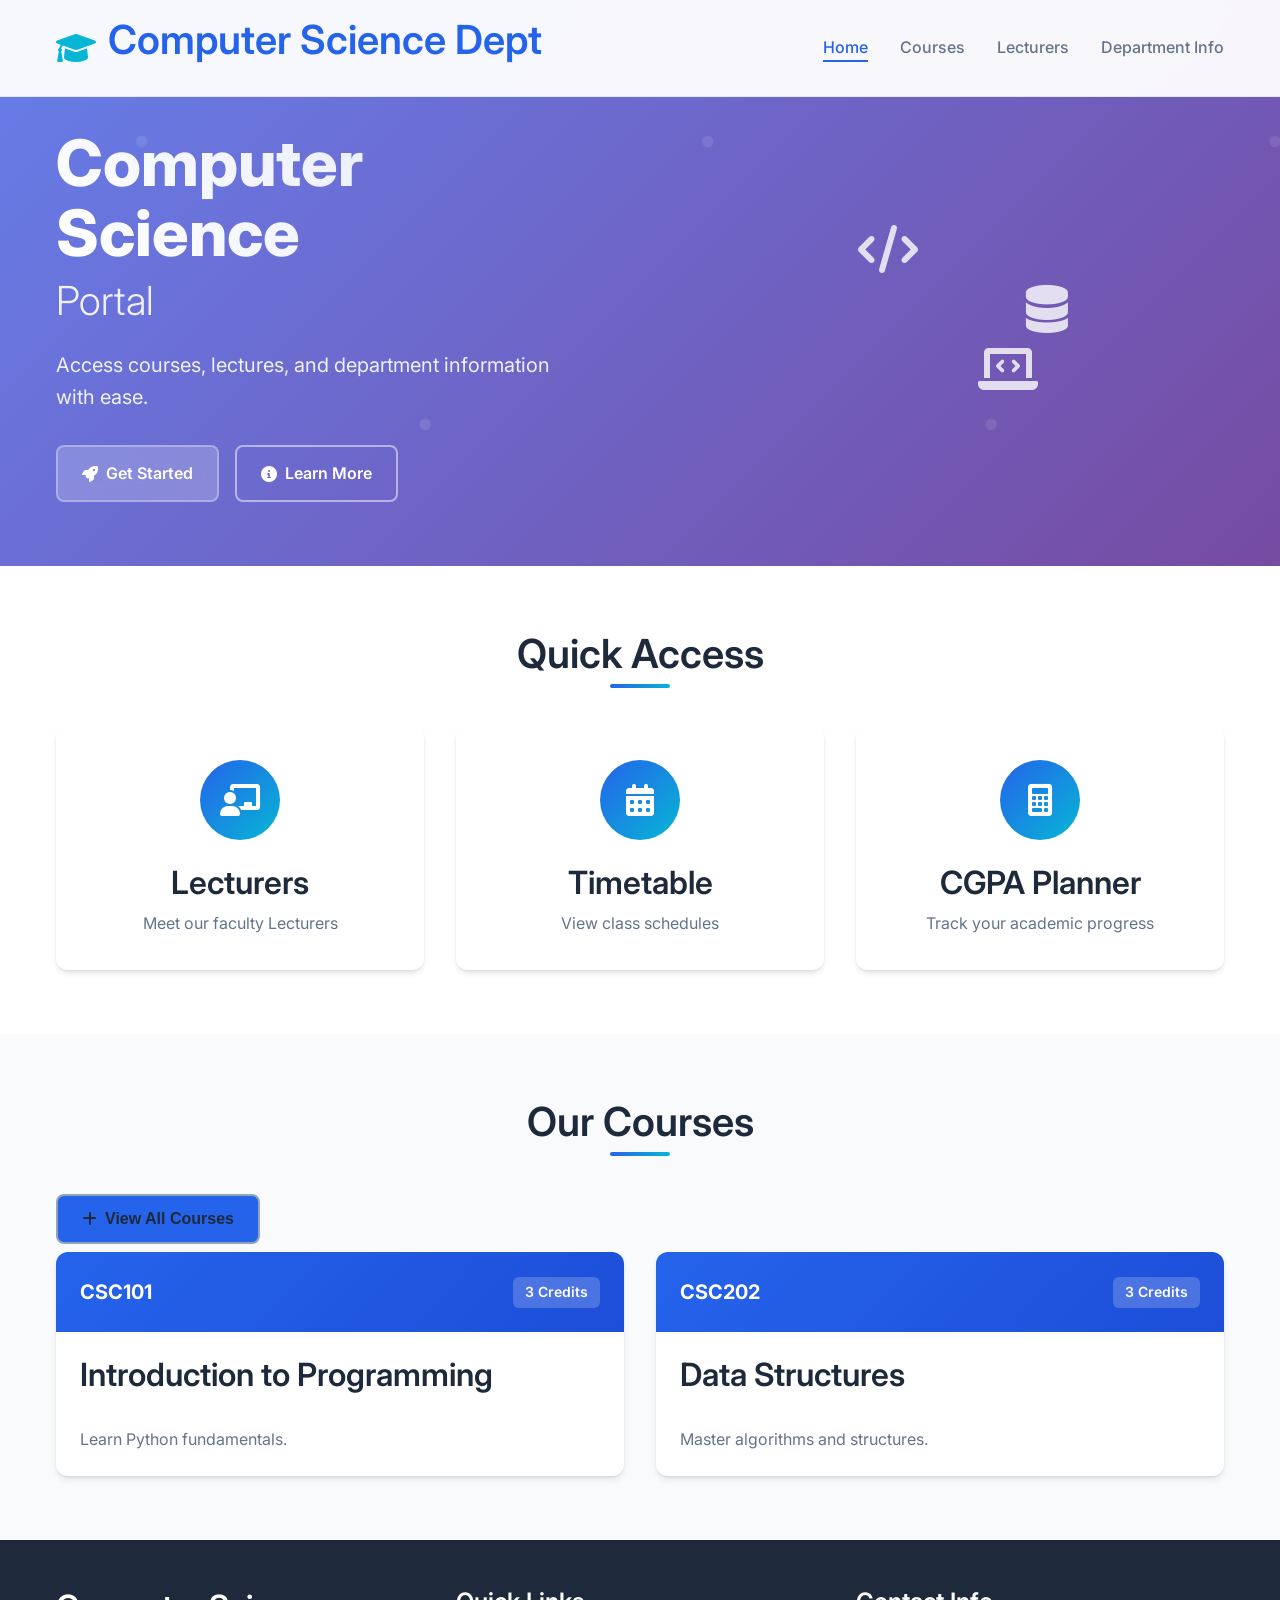
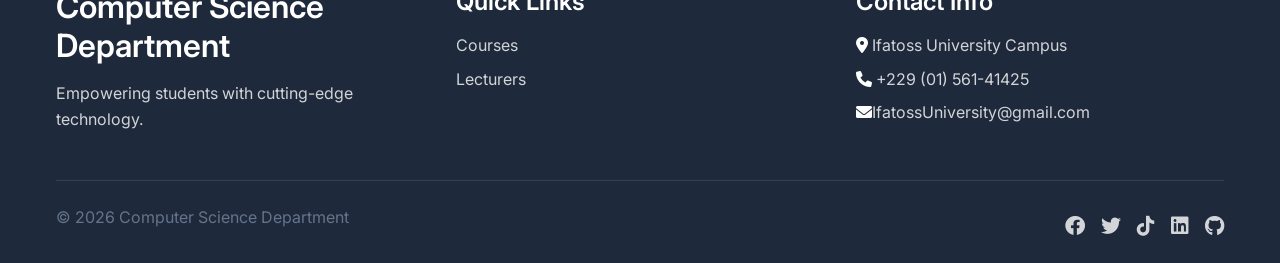
<file: index.html>
<!DOCTYPE html>
<html lang="en">
<head>
    <meta charset="UTF-8">
    <meta name="viewport" content="width=device-width, initial-scale=1.0">
    <title>Department Of Computer Science</title>
    

    <link rel="stylesheet" href="Dept.css">
    <link href="https://fonts.googleapis.com/css2?family=Inter:wght@300;400;500;600;700&display=swap" rel="stylesheet">
    <link rel="stylesheet" href="https://cdnjs.cloudflare.com/ajax/libs/font-awesome/6.0.0/css/all.min.css">

    <!-- ✅ FIXED favicon -->
    <link rel="icon" href="images/logo.png.png" type="image/x-icon">
</head>

<body>

<!-- 🔝 HEADER -->
<header class="header">
    <nav class="navbar">
        <div class="nav-container">

            <div class="nav-brand">
                <i class="fas fa-graduation-cap"></i>
                <h2>Computer Science Dept</h2>
            </div>

            <!-- ✅ NAV MENU -->
            <div class="nav-menu" id="nav-menu">
                <ul class="nav-list">
                    <li class="nav-item"><a href="index.html" class="nav-link active">Home</a></li>
                    <li class="nav-item"><a href="Courses.html" class="nav-link">Courses</a></li>
                    <li class="nav-item"><a href="lecturers.html" class="nav-link">Lecturers</a></li>
                    <li class="nav-item"><a href="DeptInfo.html" class="nav-link">Department Info</a></li>
                </ul>
            </div>

            <!-- MOBILE MENU -->
            <!-- <div class="nav-toggle" id="nav-toggle">
                <i class="fas fa-bars"></i>
            </div> -->

        </div>
    </nav>
</header>

<!-- 🚀 HERO -->
<main>
<section class="hero" id="home">
    <div class="hero-container">
        <div class="hero-content">

            <h1 class="hero-title">
                <span class="hero-title-main">Computer Science</span>
                <span class="hero-title-sub">Portal</span>
            </h1>

            <p class="hero-description">
                Access courses, lectures, and department information with ease.
            </p>

            <div class="hero-buttons">
                <a href="#courses" class="btn btn-primary">
                    <i class="fas fa-rocket"></i>
                    Get Started
                </a>

                <!-- ✅ FIXED -->
                <a href="DeptInfo.html" class="btn btn-secondary">
                    <i class="fas fa-info-circle"></i>
                    Learn More
                </a>
            </div>

        </div>

        <div class="hero-image">
            <div class="hero-illustration">
                <i class="fas fa-code"></i>
                <i class="fas fa-laptop-code"></i>
                <i class="fas fa-database"></i>
            </div>
        </div>
    </div>
</section>

<!-- ⚡ QUICK ACTIONS -->
<section class="quick-actions">
    <div class="container">
        <h2 class="section-title">Quick Access</h2>

        <div class="actions-grid">

     <a href="Lecturers.html" style="text-decoration: none; color: inherit;">
  <div class="action-card" data-action="lecturers">
    <div class="card-icon">
      <i class="fas fa-chalkboard-teacher"></i>
    </div>
    <h3>Lecturers</h3>
    <p>Meet our faculty Lecturers</p>
  </div>
</a>
            <a href="Timetable.html" style="text-decoration: none; color: inherit;">
            <div class="action-card" data-action="timetable">
                <div class="card-icon">
                    <i class="fas fa-calendar-alt"></i>
                </div>
                <h3>Timetable</h3>
                <p>View class schedules</p>
            </div>
            </a>
            <a href="CGPAPlanner.html" style="text-decoration: none; color: inherit;">
            <div class="action-card" data-action="cgpa-planner">
                <div class="card-icon">
                    <i class="fas fa-calculator"></i>
                </div>
                <h3>CGPA Planner</h3>
                <p>Track your academic progress</p>
            </div>
            </a>
        </div>
    </div>
</section>

<!-- 📚 COURSES -->
<section class="courses-section" id="courses">
    <div class="container">

        <div class="section-header">
            <h2 class="section-title">Our Courses</h2>

            <!-- ✅ REDIRECT BUTTON -->
              <a href="Courses.html" style="text-decoration: none; color: inherit;">
            <button class="btn btn-outline" id="view-courses">
                <i class="fas fa-plus"></i>
                View All Courses
            </button>
        </div>
        </a>
        <div class="courses-grid">

            <div class="course-card">
                <div class="course-header">
                    <div class="course-code">CSC101</div>
                    <div class="course-credits">3 Credits</div>
                </div>
                <h3>Introduction to Programming</h3>
                <p>Learn Python fundamentals.</p>
            </div>

            <div class="course-card">
                <div class="course-header">
                    <div class="course-code">CSC202</div>
                    <div class="course-credits">3 Credits</div>
                </div>
                <h3>Data Structures</h3>
                <p>Master algorithms and structures.</p>
            </div>

        </div>
    </div>
</section>

</main>

<!-- 🦶 FULL FOOTER (RESTORED) -->
<footer class="footer">
    <div class="container">

        <div class="footer-content">

            <div class="footer-section">
                <h3>Computer Science Department</h3>
                <p>Empowering students with cutting-edge technology.</p>
            </div>

            <div class="footer-section">
                <h4>Quick Links</h4>
                <ul>
                    <li><a href="Courses.html">Courses</a></li>
                    <li><a href="lecturers.html">Lecturers</a></li>
                </ul>
            </div>

            <div class="footer-section">
                <h4>Contact Info</h4>
                <ul>
                    <li><i class="fas fa-map-marker-alt"> <a href="https://www.google.com/maps/search/?api=1&query=Ifatoss+University" target="_blank"></i> Ifatoss University Campus</a></li>
                    <li><i class="fas fa-phone"></i><a href="tel:+22956141425"> +229 (01) 561-41425</a></li>
                    <li><i class="fas fa-envelope"><a href="mailto:IfatossUniversity@gmail.com"></i>IfatossUniversity@gmail.com</a></li>
                </ul>
            </div>
        </div>

        <div class="footer-bottom">
            <p>&copy; 2026 Computer Science Department</p>

            <div class="social-links">
                <a href="#"><i class="fab fa-facebook"></i></a>
                <a href="#"><i class="fab fa-twitter"></i></a>
                <a href="https://www.tiktok.com/@ifatossblog?is_from_webapp=1&sender_device=pc"><i class="fab fa-tiktok"></i></a>
                <a href="#"><i class="fab fa-linkedin"></i></a>
                <a href="https://github.com/churchillmichael200-gif"><i class="fab fa-github"></i></a>
            </div>
        </div>

    </div>
</footer>

<script src="Dept.js"></script>
</body>
</html>
</file>
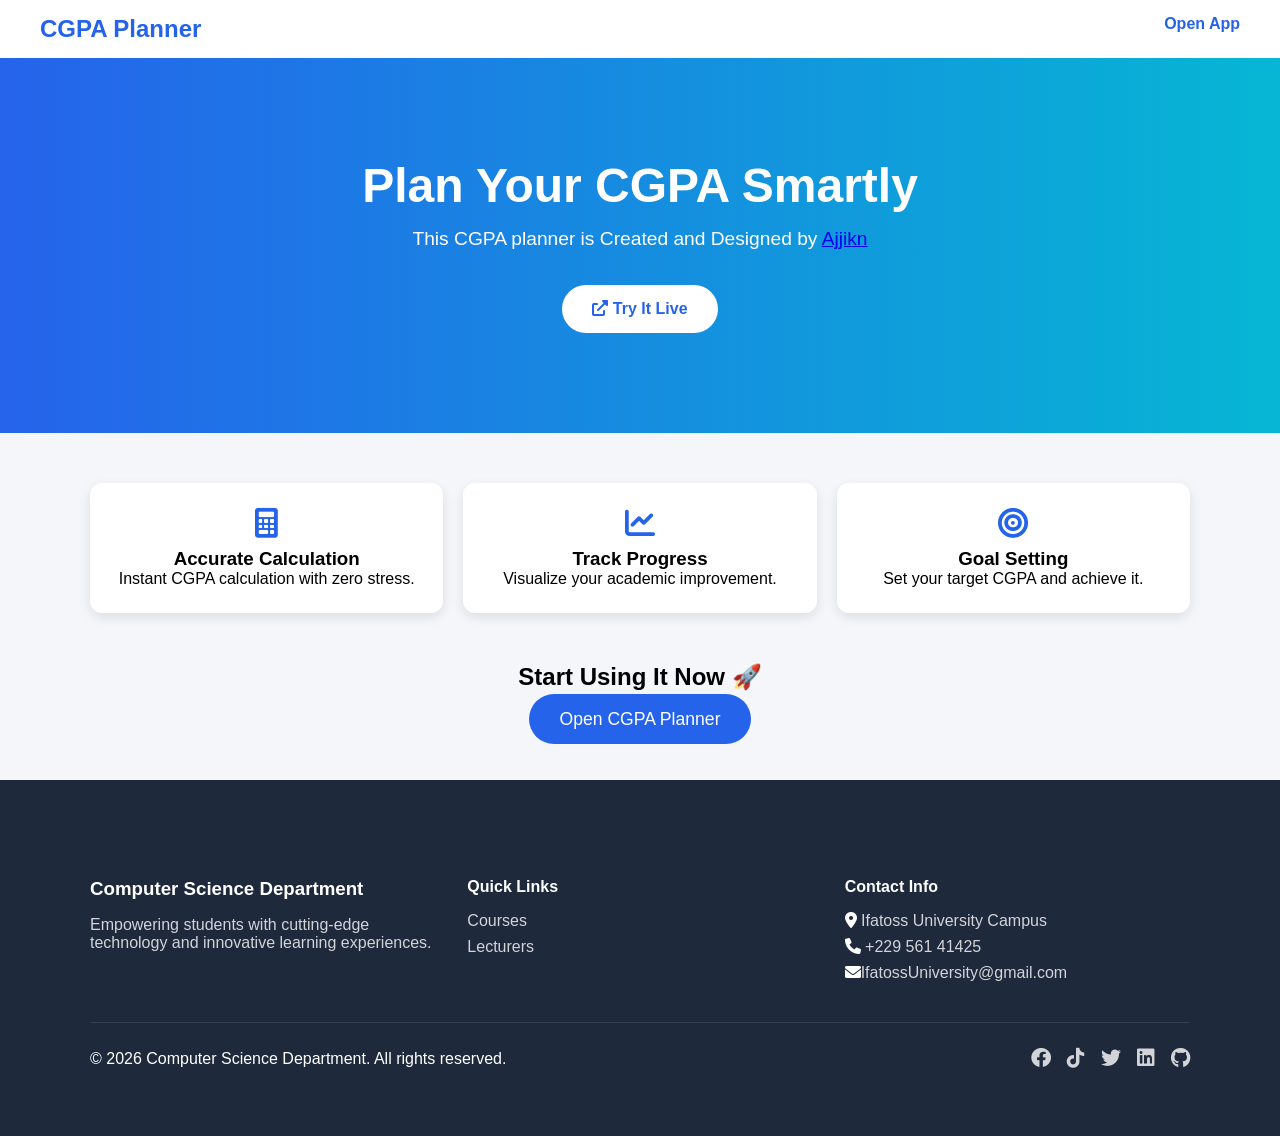
<file: CGPAPlanner.html>
<!DOCTYPE html>
<html lang="en">
<head>
<meta charset="UTF-8">
<meta name="viewport" content="width=device-width, initial-scale=1.0">
<title>CGPA Planner</title>
<link rel="stylesheet" href="https://cdnjs.cloudflare.com/ajax/libs/font-awesome/6.0.0/css/all.min.css">
</head>
<style>
* {
    margin: 0;
    padding: 0;
    box-sizing: border-box;
    font-family: Arial, sans-serif;
}

body {
    background: #f4f6f9;
}

/* NAVBAR */
.navbar {
    display: flex;
    justify-content: space-between;
    padding: 15px 40px;
    background: white;
    box-shadow: 0 2px 8px rgba(0,0,0,0.1);
}

.navbar h2 {
    color: #2563eb;
}

.navbar a {
    text-decoration: none;
    color: #2563eb;
    font-weight: bold;
}

/* HERO */
.hero {
    text-align: center;
    padding: 100px 20px;
    background: linear-gradient(to right, #2563eb, #06b6d4);
    color: white;
}

.hero h1 {
    font-size: 3rem;
}

.hero p {
    margin: 15px 0;
    font-size: 1.2rem;
}

.btn-main {
    display: inline-block;
    margin-top: 20px;
    padding: 15px 30px;
    background: white;
    color: #2563eb;
    border-radius: 30px;
    text-decoration: none;
    font-weight: bold;
}

/* FEATURES */
.container {
    width: 90%;
    max-width: 1100px;
    margin: 50px auto;
}

.features {
    display: grid;
    grid-template-columns: repeat(auto-fit, minmax(250px, 1fr));
    gap: 20px;
}

.card {
    background: white;
    padding: 25px;
    border-radius: 12px;
    text-align: center;
    box-shadow: 0 4px 12px rgba(0,0,0,0.1);
}

.card i {
    font-size: 30px;
    color: #2563eb;
    margin-bottom: 10px;
}

/* CTA */
.cta {
    text-align: center;
    margin-top: 50px;
}

.cta a {
    background: #2563eb;
    color: white;
    padding: 15px 30px;
    border-radius: 30px;
    text-decoration: none;
    font-size: 1.1rem;
}

/* ===================================================== */
/* ===== FOOTER ===== */
.footer {
    background:#1e293b;
    color: white;
    padding: 3rem 0 1rem;
}

.footer-content {
    display: grid;
    grid-template-columns: repeat(auto-fit, minmax(250px, 1fr));
    gap: 2rem;
    margin-bottom: 2rem;
}

.footer-section h3 {
    color: white;
    margin-bottom: 1rem;
}

.footer-section h4 {
    color: white;
    margin-bottom: 1rem;
}

.footer-section p {
    color: rgba(255, 255, 255, 0.8);
    margin-bottom: 1rem;
}

.footer-section ul {
    list-style: none;
}

.footer-section ul li {
    margin-bottom: 0.5rem;
}

.footer-section ul li a {
    color: rgba(255, 255, 255, 0.8);
    text-decoration: none;
    transition: color var( 0.15s ease-in-out);
}

.footer-section ul li a:hover {
    color: var(#06b6d4);
}

.footer-bottom {
    border-top: 1px solid rgba(255, 255, 255, 0.1);
    padding-top: 1.5rem;
    display: flex;
    justify-content: space-between;
    align-items: center;
    flex-wrap: wrap;
    gap: 1rem;
}

.social-links {
    display: flex;
    gap: 1rem;
}

.social-links a {
    color: rgba(255, 255, 255, 0.8);
    font-size: 1.25rem;
    transition: color var(0.15s ease-in-out);
}

.social-links a:hover {
    color: var(#06b6d4);
}

.delphine:hover {
    color: #06b6d4;
}

</style>

<body>

<!-- NAVBAR -->
<div class="navbar">
    <h2>CGPA Planner</h2>
    <a href="https://unipilot-project-mvp.vercel.app/" target="_blank">Open App</a>
</div>

<!-- HERO -->
<div class="hero">
    <h1>Plan Your CGPA Smartly</h1>
    <p>This CGPA planner is Created and Designed by <a href="https://github.com/Ajiikn" target="_blank">Ajjikn</a></p>

    <a href="https://unipilot-project-mvp.vercel.app/" target="_blank" class="btn-main">
        <i class="fas fa-external-link-alt"></i> Try It Live
    </a>
</div>

<!-- FEATURES -->
<div class="container">
    <div class="features">

        <div class="card">
            <i class="fas fa-calculator"></i>
            <h3>Accurate Calculation</h3>
            <p>Instant CGPA calculation with zero stress.</p>
        </div>

        <div class="card">
            <i class="fas fa-chart-line"></i>
            <h3>Track Progress</h3>
            <p>Visualize your academic improvement.</p>
        </div>

        <div class="card">
            <i class="fas fa-bullseye"></i>
            <h3>Goal Setting</h3>
            <p>Set your target CGPA and achieve it.</p>
        </div>

    </div>

    <!-- CTA -->
    <div class="cta">
        <h2>Start Using It Now 🚀</h2>
        <br>
        <a href="https://unipilot-project-mvp.vercel.app/" target="_blank">
            Open CGPA Planner
        </a>
    </div>
</div>

 <!-- 🦶 FOOTER -->
    <footer class="footer">
        <div class="container">
            <div class="footer-content">
                <div class="footer-section">
                    <h3>Computer Science Department</h3>
                    <p>Empowering students with cutting-edge technology and innovative learning experiences.</p>
                </div>
                <div class="footer-section">
                    <h4>Quick Links</h4>
                    <ul>
                        <li><a href="#courses" class="delphine">Courses</a></li>
                        <li><a href="#lecturers" class="delphine">Lecturers</a></li>
                    </ul>
                </div>
                <div class="footer-section">
                    <h4>Contact Info</h4>
                    <ul>
                        <li><i class="fas fa-map-marker-alt"></i> <a href="https://www.google.com/maps/search/?api=1&query=Ifatoss+University" target="_blank"  class="delphine">Ifatoss University Campus</a></li>
                        <li><i class="fas fa-phone"></i> <a href="tel:+22956141425" class="delphine">+229 561 41425</a></li>
                        <li><i class="fas fa-envelope"></i><a href="mailto:IfatossUniversity@gmail.com" class="delphine">IfatossUniversity@gmail.com</a></li>
                    </ul>
                </div>
            </div>
            <div class="footer-bottom">
                <p>&copy; 2026 Computer Science Department. All rights reserved.</p>
                <div class="social-links">
                    <a href="#"><i class="fab fa-facebook delphine" ></i></a>
                    <a href="https://www.tiktok.com/@ifatossblog?is_from_webapp=1&sender_device=pc"><i class="fab fa-tiktok delphine" ></i></a>
                     <a href="#"><i class="fab fa-twitter delphine" ></i></a>
                    <a href="#"><i class="fab fa-linkedin delphine"></i></a>
                    <a href="https://github.com/churchillmichael200-gif"><i class="fab fa-github delphine"></i></a>
                </div>
            </div>
        </div>
    </footer>



</body>
</html>
</file>
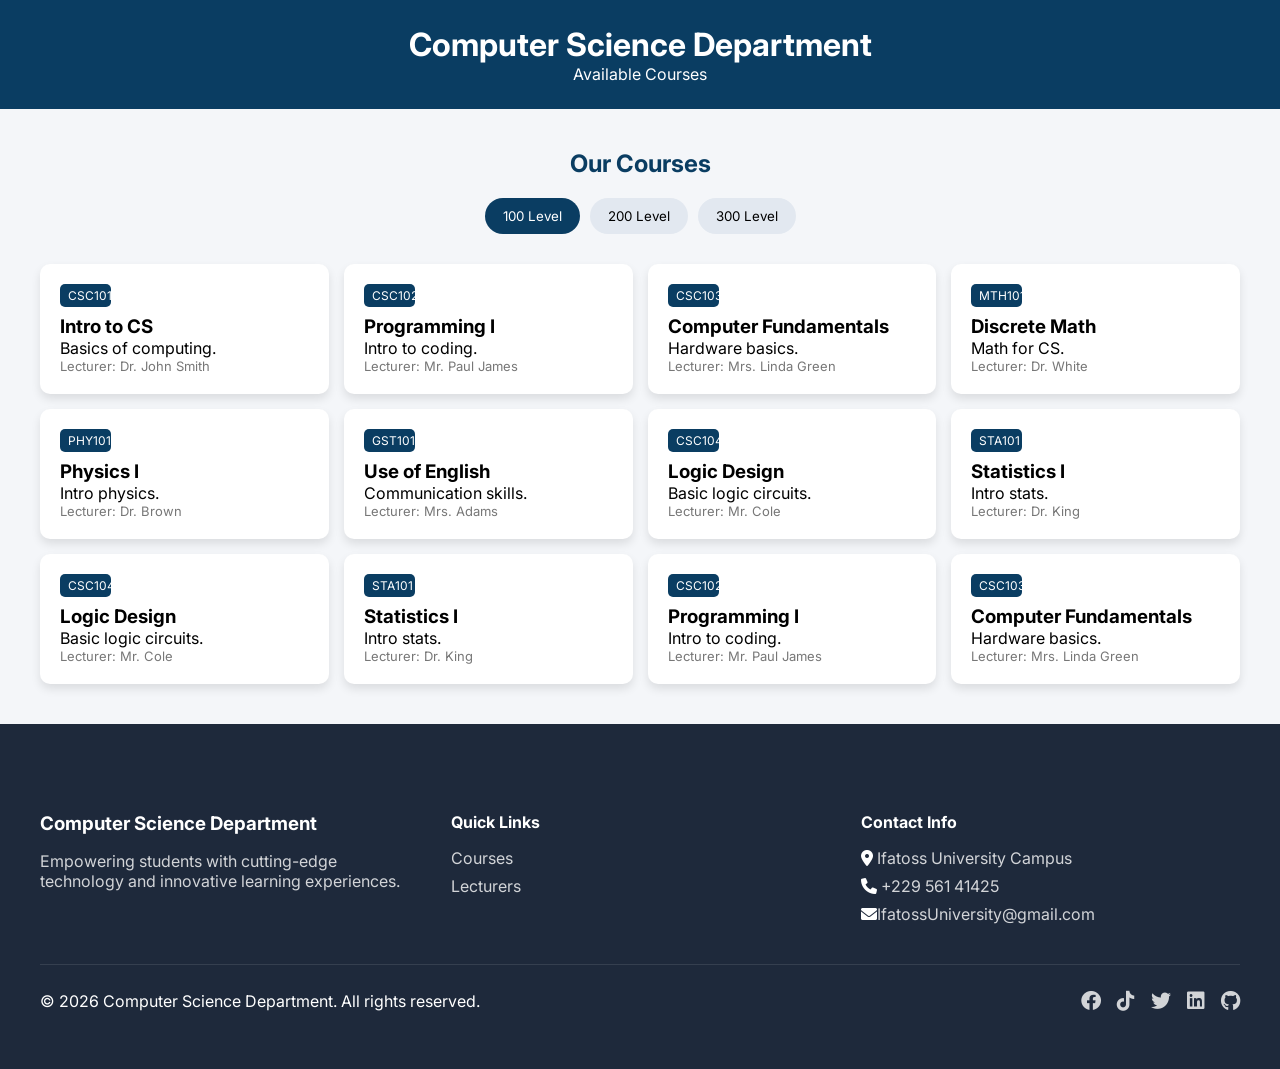
<file: Courses.html>
<!DOCTYPE html>
<html lang="en">
<head>
    <meta charset="UTF-8">
    <meta name="viewport" content="width=device-width, initial-scale=1.0">
    <title>Courses Page</title>
    <link href="https://fonts.googleapis.com/css2?family=Inter:wght@300;400;500;600;700&display=swap" rel="stylesheet">
    <link rel="stylesheet" href="https://cdnjs.cloudflare.com/ajax/libs/font-awesome/6.0.0/css/all.min.css">
    <link rel="icon" href="images/logo.png.png" type="image/x-icon">
</head>
    <style>
       * {
    margin: 0;
    padding: 0;
    box-sizing: border-box;
    font-family: 'Inter', sans-serif;
}

body {
    background: #f4f6f9;
}

header {
    background: #0a3d62;
    color: white;
    padding: 25px;
    text-align: center;
}

.container {
    width: 95%;
    max-width: 1200px;
    margin: 40px auto;
}

.title {
    text-align: center;
    margin-bottom: 20px;
}

.title h2 {
    color: #0a3d62;
}

.tabs {
    display: flex;
    justify-content: center;
    gap: 10px;
    margin-bottom: 30px;
    flex-wrap: wrap;
}

.tab-btn {
    padding: 10px 18px;
    border: none;
    background: #e2e8f0;
    border-radius: 20px;
    cursor: pointer;
}

.tab-btn.active,
.tab-btn:hover {
    background: #0a3d62;
    color: white;
}

.courses {
    display: grid;
    grid-template-columns: repeat(auto-fit, minmax(280px, 1fr));
    gap: 15px;
}

.course-card {
    background: white;
    padding: 20px;
    border-radius: 10px;
    box-shadow: 0 5px 10px rgba(0,0,0,0.1);
    transition: 0.3s;
    display: flex;
    flex-direction: column;
}

.course-card:hover {
    transform: translateY(-5px);
}

.course-code {
    background: #0a3d62;
    color: white;
    padding: 4px 8px;
    border-radius: 5px;
    font-size: 12px;
    margin-bottom: 0.5rem;
    width: 4vw;
}

.course-info span {
    display: block;
    font-size: 13px;
    color: #777;
}

.course-level {
    display: none;
}

.course-level.active {
    display: block;
}

@media (max-width: 480px) {

    header {
        padding: 15px;
    }

    header h1 {
        font-size: 20px;
    }

    header p {
        font-size: 13px;
    }

    .title h2 {
        font-size: 20px;
    }

    .tabs {
        gap: 6px;
    }

    .tab-btn {
        padding: 8px 12px;
        font-size: 12px;
    }

    .courses {
        grid-template-columns: 1fr; /* 1 card per row */
        gap: 15px;
    }

    .course-card {
        padding: 15px;
        border-radius: 10px;
    }

    .course-card h3 {
        font-size: 16px;
    }

    .course-info span {
        font-size: 12px;
    }
}

.course-code {
    background: #0a3d62;
    color: white;
    padding: 4px 8px;
    border-radius: 5px;
    font-size: 12px;
    margin-bottom: 0.5rem;
    width: 4vw;
}

/* Tablets */
@media (max-width: 768px) {
    .course-code {
        width: 8vw;
        font-size: 11px;
    }
}

/* Large phones */
@media (max-width: 576px) {
    .course-code {
        width: 12vw;
        font-size: 10px;
    }
}

/* Small phones */
@media (max-width: 480px) {
    .course-code {
        width: 16vw;
        font-size: 9px;
        padding: 3px 6px;
    }
}
/* (820px and below) */
@media (max-width: 820px) {
    .course-code {
        width: 10vw;
        font-size: 11px;
        padding: 4px 6px;
    }
}
/* (1024px and below) */
@media (max-width: 1024px) {
    .course-code {
        width: 7vw;
        font-size: 12px;
        padding: 4px 8px;
    }
}
/* (540px and below) */
@media (max-width: 540px) {
    .course-code {
        width: 12vw;
        font-size: 10px;
        padding: 3px 6px;
    }
}
/* (344px and below) */
@media (max-width: 344px) {
    .course-code {
        width: 20vw;
        font-size: 9px;
        padding: 2px 5px;
    }
}
 /* ===================================================== */
/* ===== FOOTER ===== */
.footer {
    background:#1e293b;
    color: white;
    padding: 3rem 0 1rem;
}

.footer-content {
    display: grid;
    grid-template-columns: repeat(auto-fit, minmax(250px, 1fr));
    gap: 2rem;
    margin-bottom: 2rem;
}

.footer-section h3 {
    color: white;
    margin-bottom: 1rem;
}

.footer-section h4 {
    color: white;
    margin-bottom: 1rem;
}

.footer-section p {
    color: rgba(255, 255, 255, 0.8);
    margin-bottom: 1rem;
}

.footer-section ul {
    list-style: none;
}

.footer-section ul li {
    margin-bottom: 0.5rem;
}

.footer-section ul li a {
    color: rgba(255, 255, 255, 0.8);
    text-decoration: none;
    transition: color var( 0.15s ease-in-out);
}

.footer-section ul li a:hover {
    color: var(#06b6d4);
}

.footer-bottom {
    border-top: 1px solid rgba(255, 255, 255, 0.1);
    padding-top: 1.5rem;
    display: flex;
    justify-content: space-between;
    align-items: center;
    flex-wrap: wrap;
    gap: 1rem;
}

.social-links {
    display: flex;
    gap: 1rem;
}

.social-links a {
    color: rgba(255, 255, 255, 0.8);
    font-size: 1.25rem;
    transition: color var(0.15s ease-in-out);
}

.social-links a:hover {
    color: var(#06b6d4);
}

.delphine:hover {
    color: #06b6d4;
}
</style>


<body>

   <header>
    <h1>Computer Science Department</h1>
    <p>Available Courses</p>
</header>

<div class="container">

<div class="title">
    <h2>Our Courses</h2>
</div>

<div class="tabs">
    <button class="tab-btn active" onclick="showLevel('level100')">100 Level</button>
    <button class="tab-btn" onclick="showLevel('level200')">200 Level</button>
    <button class="tab-btn" onclick="showLevel('level300')">300 Level</button>
</div>

<!-- ================= 100 LEVEL ================= -->
<div id="level100" class="course-level active">
<div class="courses">

<div class="course-card"><span class="course-code">CSC101</span><h3>Intro to CS</h3><p>Basics of computing.</p><div class="course-info"><span>Lecturer: Dr. John Smith</span></div></div>
<div class="course-card"><span class="course-code">CSC102</span><h3>Programming I</h3><p>Intro to coding.</p><div class="course-info"><span>Lecturer: Mr. Paul James</span></div></div>
<div class="course-card"><span class="course-code">CSC103</span><h3>Computer Fundamentals</h3><p>Hardware basics.</p><div class="course-info"><span>Lecturer: Mrs. Linda Green</span></div></div>
<div class="course-card"><span class="course-code">MTH101</span><h3>Discrete Math</h3><p>Math for CS.</p><div class="course-info"><span>Lecturer: Dr. White</span></div></div>
<div class="course-card"><span class="course-code">PHY101</span><h3>Physics I</h3><p>Intro physics.</p><div class="course-info"><span>Lecturer: Dr. Brown</span></div></div>
<div class="course-card"><span class="course-code">GST101</span><h3>Use of English</h3><p>Communication skills.</p><div class="course-info"><span>Lecturer: Mrs. Adams</span></div></div>
<div class="course-card"><span class="course-code">CSC104</span><h3>Logic Design</h3><p>Basic logic circuits.</p><div class="course-info"><span>Lecturer: Mr. Cole</span></div></div>
<div class="course-card"><span class="course-code">STA101</span><h3>Statistics I</h3><p>Intro stats.</p><div class="course-info"><span>Lecturer: Dr. King</span></div></div>
<div class="course-card"><span class="course-code">CSC104</span><h3>Logic Design</h3><p>Basic logic circuits.</p><div class="course-info"><span>Lecturer: Mr. Cole</span></div></div>
<div class="course-card"><span class="course-code">STA101</span><h3>Statistics I</h3><p>Intro stats.</p><div class="course-info"><span>Lecturer: Dr. King</span></div></div>
<div class="course-card"><span class="course-code">CSC102</span><h3>Programming I</h3><p>Intro to coding.</p><div class="course-info"><span>Lecturer: Mr. Paul James</span></div></div>
<div class="course-card"><span class="course-code">CSC103</span><h3>Computer Fundamentals</h3><p>Hardware basics.</p><div class="course-info"><span>Lecturer: Mrs. Linda Green</span></div></div>
</div>
</div>

<!-- ================= 200 LEVEL ================= -->
<div id="level200" class="course-level">
<div class="courses">

<div class="course-card"><span class="course-code">CSC201</span><h3>Programming II</h3><p>Advanced coding.</p><div class="course-info"><span>Lecturer: Mr. Paul</span></div></div>
<div class="course-card"><span class="course-code">CSC202</span><h3>Data Structures</h3><p>Efficient data.</p><div class="course-info"><span>Lecturer: Mrs. Grace</span></div></div>
<div class="course-card"><span class="course-code">CSC203</span><h3>Computer Org</h3><p>System design.</p><div class="course-info"><span>Lecturer: Mr. Cole</span></div></div>
<div class="course-card"><span class="course-code">CSC204</span><h3>Operating Systems</h3><p>OS basics.</p><div class="course-info"><span>Lecturer: Dr. Black</span></div></div>
<div class="course-card"><span class="course-code">CSC205</span><h3>Web Dev</h3><p>Build websites.</p><div class="course-info"><span>Lecturer: Ms. Anita</span></div></div>
<div class="course-card"><span class="course-code">MTH201</span><h3>Linear Algebra</h3><p>Math tools.</p><div class="course-info"><span>Lecturer: Dr. White</span></div></div>
<div class="course-card"><span class="course-code">STA201</span><h3>Statistics II</h3><p>Advanced stats.</p><div class="course-info"><span>Lecturer: Dr. King</span></div></div>
<div class="course-card"><span class="course-code">CSC206</span><h3>Software Eng</h3><p>Dev process.</p><div class="course-info"><span>Lecturer: Mr. Stone</span></div></div>

</div>
</div>

<!-- ================= 300 LEVEL ================= -->
<div id="level300" class="course-level">
<div class="courses">

<div class="course-card"><span class="course-code">CSC301</span><h3>DB Systems</h3><p>SQL & DB design.</p><div class="course-info"><span>Lecturer: Mr. Lee</span></div></div>
<div class="course-card"><span class="course-code">CSC302</span><h3>AI</h3><p>Machine learning.</p><div class="course-info"><span>Lecturer: Dr. Sarah</span></div></div>
<div class="course-card"><span class="course-code">CSC303</span><h3>Networks</h3><p>Networking basics.</p><div class="course-info"><span>Lecturer: Mr. Adams</span></div></div>
<div class="course-card"><span class="course-code">CSC304</span><h3>Cyber Security</h3><p>Security basics.</p><div class="course-info"><span>Lecturer: Dr. White</span></div></div>
<div class="course-card"><span class="course-code">CSC305</span><h3>Mobile Dev</h3><p>Apps development.</p><div class="course-info"><span>Lecturer: Ms. Joy</span></div></div>
<div class="course-card"><span class="course-code">CSC306</span><h3>Cloud Computing</h3><p>Cloud tech.</p><div class="course-info"><span>Lecturer: Mr. Cloud</span></div></div>
<div class="course-card"><span class="course-code">CSC307</span><h3>Data Science</h3><p>Data analysis.</p><div class="course-info"><span>Lecturer: Dr. Data</span></div></div>
<div class="course-card"><span class="course-code">CSC308</span><h3>Project</h3><p>Final system build.</p><div class="course-info"><span>Lecturer: Panel</span></div></div>

</div>
</div>

</div>

<script>
function showLevel(levelId) {
    document.querySelectorAll('.course-level').forEach(level => {
        level.classList.remove('active');
    });

    document.querySelectorAll('.tab-btn').forEach(btn => {
        btn.classList.remove('active');
    });

    document.getElementById(levelId).classList.add('active');
    event.target.classList.add('active');
}
</script>

     <!-- 🦶 FOOTER -->
    <footer class="footer">
        <div class="container">
            <div class="footer-content">
                <div class="footer-section">
                    <h3>Computer Science Department</h3>
                    <p>Empowering students with cutting-edge technology and innovative learning experiences.</p>
                </div>
                <div class="footer-section">
                    <h4>Quick Links</h4>
                    <ul>
                        <li><a href="#courses" class="delphine">Courses</a></li>
                        <li><a href="#lecturers" class="delphine">Lecturers</a></li>
                    </ul>
                </div>
                <div class="footer-section">
                    <h4>Contact Info</h4>
                    <ul>
                        <li><i class="fas fa-map-marker-alt"></i> <a href="https://www.google.com/maps/search/?api=1&query=Ifatoss+University" target="_blank"  class="delphine">Ifatoss University Campus</a></li>
                        <li><i class="fas fa-phone"></i> <a href="tel:+22956141425" class="delphine">+229 561 41425</a></li>
                        <li><i class="fas fa-envelope"></i><a href="mailto:IfatossUniversity@gmail.com" class="delphine">IfatossUniversity@gmail.com</a></li>
                    </ul>
                </div>
            </div>
            <div class="footer-bottom">
                <p>&copy; 2026 Computer Science Department. All rights reserved.</p>
                <div class="social-links">
                    <a href="#"><i class="fab fa-facebook delphine" ></i></a>
                    <a href="https://www.tiktok.com/@ifatossblog?is_from_webapp=1&sender_device=pc"><i class="fab fa-tiktok delphine" ></i></a>
                     <a href="#"><i class="fab fa-twitter delphine" ></i></a>
                    <a href="#"><i class="fab fa-linkedin delphine"></i></a>
                    <a href="https://github.com/churchillmichael200-gif"><i class="fab fa-github delphine"></i></a>
                </div>
            </div>
        </div>
    </footer>


</body>
</html>
</file>
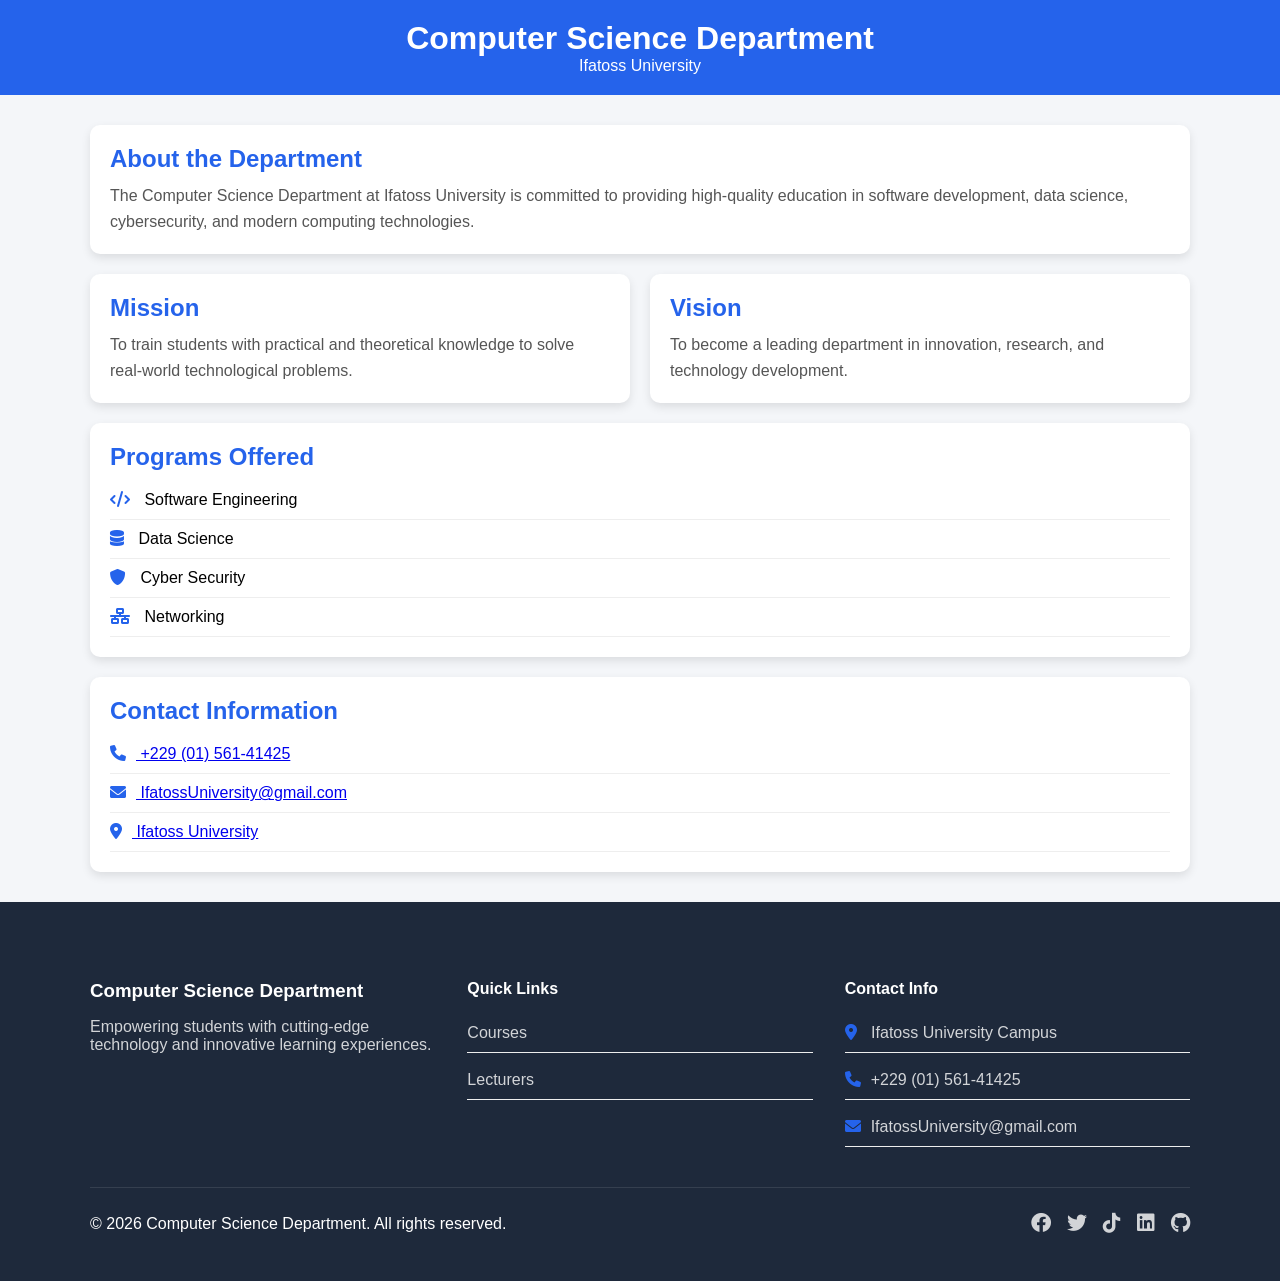
<file: DeptInfo.html>
<!DOCTYPE html>
<html lang="en">
<head>
    <meta charset="UTF-8">
    <meta name="viewport" content="width=device-width, initial-scale=1.0">
    <title>Department Information</title>
    <!-- Font Awesome -->
    <link rel="stylesheet" href="https://cdnjs.cloudflare.com/ajax/libs/font-awesome/6.0.0/css/all.min.css">
    <link rel="icon" href="images/logo.png.png" type="image/x-icon">
</head>
    <style>
        * {
            margin: 0;
            padding: 0;
            box-sizing: border-box;
            font-family: Arial, sans-serif;
        }

        body {
            background: #f4f6f9;
        }

        /* HEADER */
        .header {
            background: #2563eb;
            color: white;
            padding: 20px;
            text-align: center;
        }

        .header h1 {
            font-size: 2rem;
        }

        /* CONTAINER */
        .container {
            width: 90%;
            max-width: 1100px;
            margin: 30px auto;
        }

        /* CARD */
        .card {
            background: white;
            padding: 20px;
            margin-bottom: 20px;
            border-radius: 10px;
            box-shadow: 0 4px 10px rgba(0,0,0,0.1);
        }

        .card h2 {
            margin-bottom: 10px;
            color: #2563eb;
        }

        .card p {
            color: #555;
            line-height: 1.6;
        }

        /* GRID */
        .grid {
            display: grid;
            grid-template-columns: repeat(auto-fit, minmax(250px, 1fr));
            gap: 20px;
        }

        /* LIST */
        ul {
            list-style: none;
        }

        ul li {
            padding: 10px 0;
            border-bottom: 1px solid #eee;
        }

        ul li i {
            color: #2563eb;
            margin-right: 10px;
        }

 /* ===================================================== */
/* ===== FOOTER ===== */
.footer {
    background:#1e293b;
    color: white;
    padding: 3rem 0 1rem;
}

.footer-content {
    display: grid;
    grid-template-columns: repeat(auto-fit, minmax(250px, 1fr));
    gap: 2rem;
    margin-bottom: 2rem;
}

.footer-section h3 {
    color: white;
    margin-bottom: 1rem;
}

.footer-section h4 {
    color: white;
    margin-bottom: 1rem;
}

.footer-section p {
    color: rgba(255, 255, 255, 0.8);
    margin-bottom: 1rem;
}

.footer-section ul {
    list-style: none;
}

.footer-section ul li {
    margin-bottom: 0.5rem;
}

.footer-section ul li a {
    color: rgba(255, 255, 255, 0.8);
    text-decoration: none;
    transition: color var( 0.15s ease-in-out);
}

.footer-section ul li a:hover {
    color: var(#06b6d4);
}

.footer-bottom {
    border-top: 1px solid rgba(255, 255, 255, 0.1);
    padding-top: 1.5rem;
    display: flex;
    justify-content: space-between;
    align-items: center;
    flex-wrap: wrap;
    gap: 1rem;
}

.social-links {
    display: flex;
    gap: 1rem;
}

.social-links a {
    color: rgba(255, 255, 255, 0.8);
    font-size: 1.25rem;
    transition: color var(0.15s ease-in-out);
}

.social-links a:hover {
    color: var(#06b6d4);
}
.delphine:hover {
    color: #06b6d4;
}

       
    </style>
<body>

    <!-- HEADER -->
    <div class="header">
        <h1>Computer Science Department</h1>
        <p>Ifatoss University</p>
    </div>

    <!-- CONTENT -->
    <div class="container">

        <!-- ABOUT -->
        <div class="card">
            <h2>About the Department</h2>
            <p>
                The Computer Science Department at Ifatoss University is committed to providing
                high-quality education in software development, data science, cybersecurity,
                and modern computing technologies.
            </p>
        </div>

        <!-- MISSION & VISION -->
        <div class="grid">

            <div class="card">
                <h2>Mission</h2>
                <p>
                    To train students with practical and theoretical knowledge to solve
                    real-world technological problems.
                </p>
            </div>

            <div class="card">
                <h2>Vision</h2>
                <p>
                    To become a leading department in innovation, research, and technology development.
                </p>
            </div>

        </div>

        <!-- PROGRAMS -->
        <div class="card">
            <h2>Programs Offered</h2>
            <ul>
                <li><i class="fas fa-code"></i> Software Engineering</li>
                <li><i class="fas fa-database"></i> Data Science</li>
                <li><i class="fas fa-shield-alt"></i> Cyber Security</li>
                <li><i class="fas fa-network-wired"></i> Networking</li>
            </ul>
        </div>

        <!-- CONTACT -->
        <div class="card">
            <h2>Contact Information</h2>
            <ul>
                <li>
                    <a href="tel:+22956141425">
                        <i class="fas fa-phone"></i> +229 (01) 561-41425
                    </a>
                </li>

                <li>
                    <a href="mailto:IfatossUniversity@gmail.com">
                        <i class="fas fa-envelope"></i> IfatossUniversity@gmail.com
                    </a>
                </li>

                <li>
                    <a href="https://www.google.com/maps/search/?api=1&query=Ifatoss+University" target="_blank">
                        <i class="fas fa-map-marker-alt"></i> Ifatoss University
                    </a>
                </li>
            </ul>
        </div>

    </div>

 <!-- 🦶 FOOTER -->
    <footer class="footer">
        <div class="container">
            <div class="footer-content">
                <div class="footer-section">
                    <h3>Computer Science Department</h3>
                    <p>Empowering students with cutting-edge technology and innovative learning experiences.</p>
                </div>
                <div class="footer-section">
                    <h4>Quick Links</h4>
                    <ul>
                        <li><a href="Courses.html" class="delphine">Courses</a></li>
                        <li><a href="lecturers.html" class="delphine">Lecturers</a></li>
                    </ul>
                </div>
                <div class="footer-section">
                    <h4>Contact Info</h4>
                    <ul>
                        <li><i class="fas fa-map-marker-alt"><a href="https://www.google.com/maps/search/?api=1&query=Ifatoss+University" target="_blank"  class="delphine"></i> Ifatoss University Campus</a></li>
                        <li><i class="fas fa-phone"></i><a href="tel:+22956141425" class="delphine">+229 (01) 561-41425</a></li>
                        <li><i class="fas fa-envelope"></i><a href="mailto:IfatossUniversity@gmail.com" class="delphine">IfatossUniversity@gmail.com</a></li>
                    </ul>
                </div>
            </div>
            <div class="footer-bottom">
                <p>&copy; 2026 Computer Science Department. All rights reserved.</p>
                <div class="social-links">
                    <a href="#"><i class="fab fa-facebook delphine"></i></a>
                    <a href="#"><i class="fab fa-twitter delphine"></i></a>
                    <a href="https://www.tiktok.com/@ifatossblog?is_from_webapp=1&sender_device=pc"><i class="fab fa-tiktok delphine"></i></a>
                    <a href="#"><i class="fab fa-linkedin delphine"></i></a>
                    <a href="https://github.com/churchillmichael200-gif"><i class="fab fa-github delphine"></i></a>
                </div>
            </div>
        </div>
    </footer>


</body>
</html>
</file>
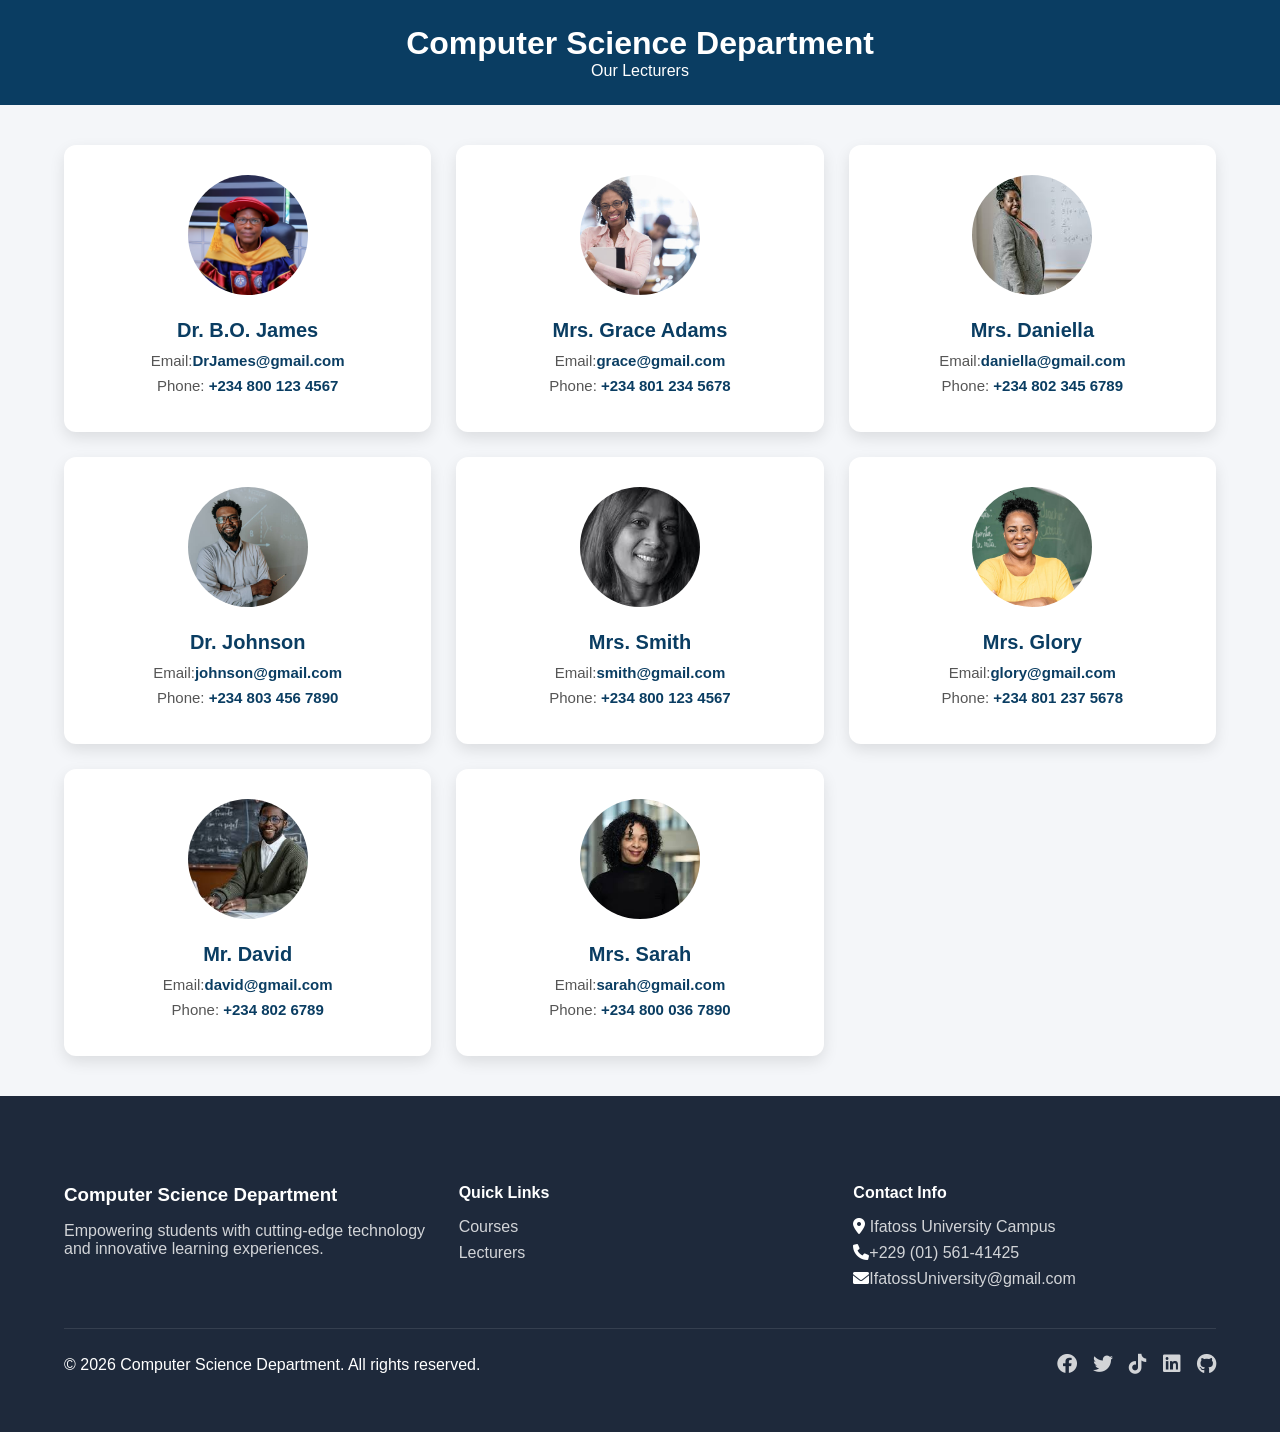
<file: Lecturers.html>
<!DOCTYPE html>
<html lang="en">
<head>
    <meta charset="UTF-8">
    <meta name="viewport" content="width=device-width, initial-scale=1.0">
    <title>Lecturers Page</title>
    <link href="https://fonts.googleapis.com/css2?family=Inter:wght@300;400;500;600;700&display=swap" rel="stylesheet">
    <link rel="stylesheet" href="https://cdnjs.cloudflare.com/ajax/libs/font-awesome/6.0.0/css/all.min.css">
    <link rel="icon" href="images/logo.png.png" type="image/x-icon">
</head>
    <style>
         * {
            margin: 0;
            padding: 0;
            box-sizing: border-box;
            font-family: Arial, sans-serif;
        }

        body {
            background: #f4f6f9;
        }

        header {
            background: #0a3d62;
            color: white;
            padding: 25px;
            text-align: center;
        }

        .container {
            width: 90%;
            margin: 40px auto;
        }

        .lecturers {
            display: grid;
            grid-template-columns: repeat(auto-fit, minmax(300px, 1fr));
            gap: 25px;
        }

        .card {
            background: white;
            border-radius: 12px;
            padding: 30px;
            text-align: center;
            box-shadow: 0 6px 15px rgba(0,0,0,0.1);
            transition: 0.3s;
        }

        .card:hover {
            transform: translateY(-10px);
        }

        .card img {
            width: 120px;
            height: 120px;
            border-radius: 50%;
            object-fit: cover;
            margin-bottom: 20px;
        }

        .card h3 {
            color: #0a3d62;
            margin-bottom: 10px;
            font-size: 20px;
        }

        .info p {
            color: #555;
            font-size: 15px;
            margin: 8px 0;
        }

        /* Clickable email style */
        .info a {
            color: #0a3d62;
            text-decoration: none;
            font-weight: bold;
        }

        .info a:hover {
            text-decoration: underline;
        }


/* ===================================================== */
/* ===== FOOTER ===== */
.footer {
    background:#1e293b;
    color: white;
    padding: 3rem 0 1rem;
}

.footer-content {
    display: grid;
    grid-template-columns: repeat(auto-fit, minmax(250px, 1fr));
    gap: 2rem;
    margin-bottom: 2rem;
}

.footer-section h3 {
    color: white;
    margin-bottom: 1rem;
}

.footer-section h4 {
    color: white;
    margin-bottom: 1rem;
}

.footer-section p {
    color: rgba(255, 255, 255, 0.8);
    margin-bottom: 1rem;
}

.footer-section ul {
    list-style: none;
}

.footer-section ul li {
    margin-bottom: 0.5rem;
}

.footer-section ul li a {
    color: rgba(255, 255, 255, 0.8);
    text-decoration: none;
    transition: color var( 0.15s ease-in-out);
}

.footer-section ul li a:hover {
    color: var(#06b6d4);
}

.footer-bottom {
    border-top: 1px solid rgba(255, 255, 255, 0.1);
    padding-top: 1.5rem;
    display: flex;
    justify-content: space-between;
    align-items: center;
    flex-wrap: wrap;
    gap: 1rem;
}

.social-links {
    display: flex;
    gap: 1rem;
}

.social-links a {
    color: rgba(255, 255, 255, 0.8);
    font-size: 1.25rem;
    transition: color var(0.15s ease-in-out);
}

.social-links a:hover {
    color: var(#06b6d4);
}
.delphine:hover {
    color: #06b6d4;
}
</style>
<body>

    <header>
        <h1>Computer Science Department</h1>
        <p>Our Lecturers</p>
    </header>

    <div class="container">
        <div class="lecturers">

            <div class="card">
                <img src="images/mr b.o james.png" alt="Mr. B.O. James">
                <h3>Dr. B.O. James</h3>
                <div class="info">
                    <p>Email:<a href="mailto:DrJames@gmail.com">DrJames@gmail.com</a> </p>
                    <p>Phone:<a href="tel:+2348001234567"> +234 800 123 4567</a></p>
                </div>
            </div>

            <div class="card">
                <img src="images/pic 2.jpg" alt="">
                <h3>Mrs. Grace Adams</h3>
                <div class="info">
                    <p>Email:<a href="mailto:grace@gmail.com">grace@gmail.com</a></p>
                    <p>Phone:<a href="tel:+2348012345678"> +234 801 234 5678</a></p>
                </div>
            </div>

            <div class="card">
                <img src="images/pic 3.jpg" alt="">
                <h3>Mrs. Daniella</h3>
                <div class="info">
                    <p>Email:<a href="mailto:daniella@gmail.com">daniella@gmail.com</a></p>
                    <p>Phone:<a href="tel:+2348023456789"> +234 802 345 6789</a></p>
                </div>
            </div>

            <div class="card">
                <img src="images/pic 4.jpg" alt="">
                <h3>Dr. Johnson</h3>
                <div class="info">
                    <p>Email:<a href="mailto:johnson@gmail.com">johnson@gmail.com</a></p>
                    <p>Phone: <a href="tel:+2348034567890"> +234 803 456 7890</a></p>
                </div>
            </div>
            <div class="card">
                <img src="images/pic 5.jpg" alt="">
                <h3>Mrs. Smith</h3>
                <div class="info">
                    <p>Email:<a href="mailto:smith@gmail.com">smith@gmail.com</a></p>
                    <p>Phone:<a href="tel:+2348001234567"> +234 800 123 4567</a></p>
                </div>
            </div>

            <div class="card">
                <img src="images/pic 6.jpg" alt="">
                <h3>Mrs. Glory</h3>
                <div class="info">
                    <p>Email:<a href="mailto:glory@gmail.com">glory@gmail.com</a></p>
                    <p>Phone: <a href="tel:+2348012375678"> +234 801 237 5678</a></p>
                </div>      
            </div>

            <div class="card">
                <img src="images/pic 9.jpg" alt="">
                <h3>Mr. David</h3>
                <div class="info">
                    <p>Email:<a href="mailto:david@gmail.com">david@gmail.com</a></p>
                    <p>Phone:<a href="tel:+2348023456789"> +234 802  6789</a></p>
                </div>
            </div>

            <div class="card">
                <img src="images/pic 10.jpg" alt="">
                <h3>Mrs. Sarah </h3>
                <div class="info">
                    <p>Email:<a href="mailto:sarah@gmail.com">sarah@gmail.com</a></p>
                    <p>Phone:<a href="tel:+2348000367890"> +234 800 036 7890</a></p>
                </div>
            </div>

        </div>
    </div>
 

    <!-- 🦶 FOOTER -->
    <footer class="footer">
        <div class="container">
            <div class="footer-content">
                <div class="footer-section">
                    <h3>Computer Science Department</h3>
                    <p>Empowering students with cutting-edge technology and innovative learning experiences.</p>
                </div>
                <div class="footer-section">
                    <h4>Quick Links</h4>
                    <ul>
                        <li><a href="Courses.html" class="delphine">Courses</a></li>
                        <li><a href="lecturers.html" class="delphine">Lecturers</a></li>
                    </ul>
                </div>
                <div class="footer-section">
                    <h4>Contact Info</h4>
                    <ul>
                        <li><i class="fas fa-map-marker-alt"><a href="https://www.google.com/maps/search/?api=1&query=Ifatoss+University" target="_blank"  class="delphine"></i> Ifatoss University Campus</a></li>
                        <li><i class="fas fa-phone"></i><a href="tel:+22956141425" class="delphine">+229 (01) 561-41425</a></li>
                        <li><i class="fas fa-envelope"></i><a href="mailto:IfatossUniversity@gmail.com" class="delphine">IfatossUniversity@gmail.com</a></li>
                    </ul>
                </div>
            </div>
            <div class="footer-bottom">
                <p>&copy; 2026 Computer Science Department. All rights reserved.</p>
                <div class="social-links">
                    <a href="#"><i class="fab fa-facebook delphine"></i></a>
                    <a href="#"><i class="fab fa-twitter delphine"></i></a>
                    <a href="https://www.tiktok.com/@ifatossblog?is_from_webapp=1&sender_device=pc"><i class="fab fa-tiktok delphine"></i></a>
                    <a href="#"><i class="fab fa-linkedin delphine"></i></a>
                    <a href="https://github.com/churchillmichael200-gif"><i class="fab fa-github delphine"></i></a>
                </div>
            </div>
        </div>
    </footer>

</body>
</html>
</file>
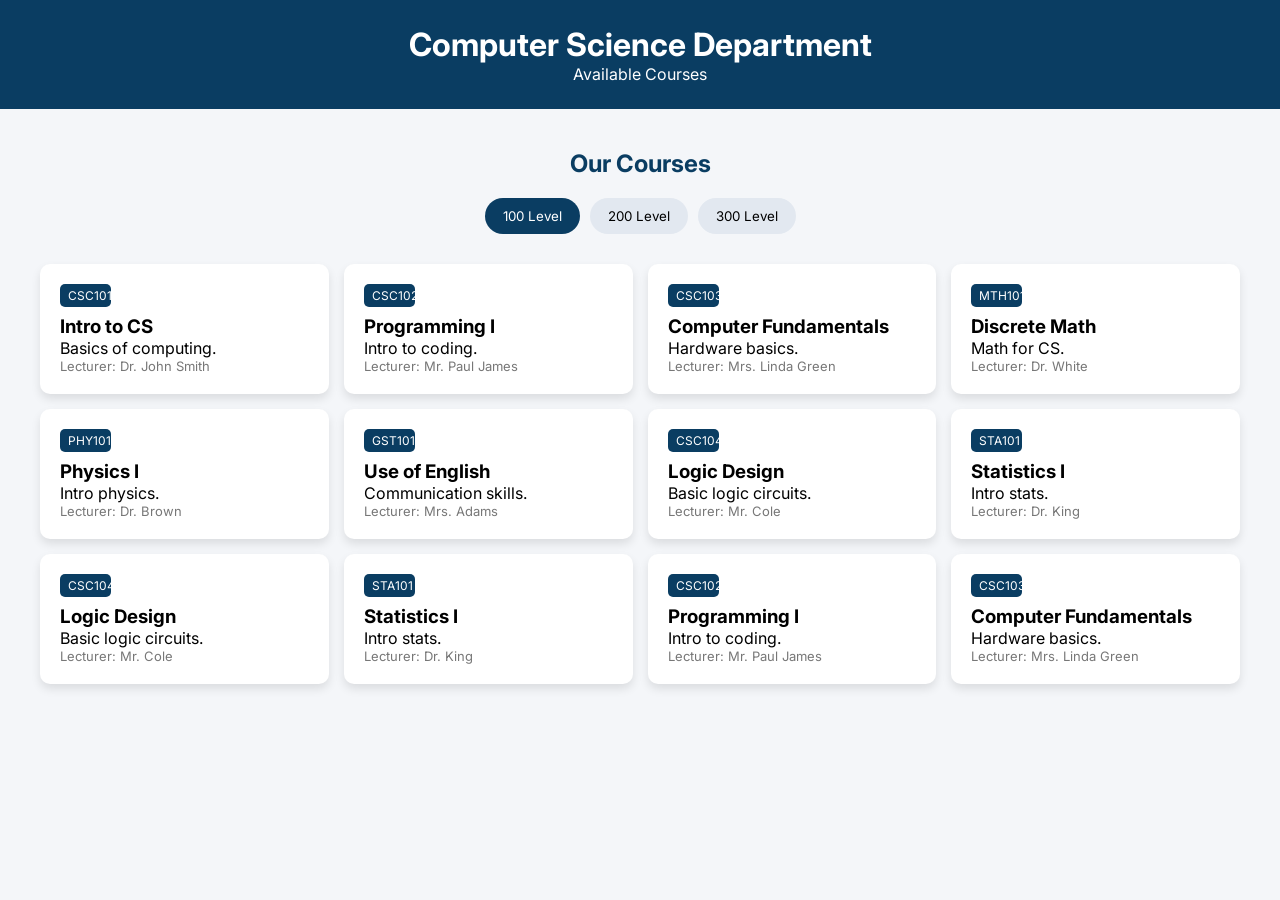
<file: testing.html>
<!DOCTYPE html>
<html lang="en">
<head>
<meta charset="UTF-8">
<meta name="viewport" content="width=device-width, initial-scale=1.0">
<title>Courses Page</title>

<link href="https://fonts.googleapis.com/css2?family=Inter:wght@300;400;500;600;700&display=swap" rel="stylesheet">

<style>
* {
    margin: 0;
    padding: 0;
    box-sizing: border-box;
    font-family: 'Inter', sans-serif;
}

body {
    background: #f4f6f9;
}

header {
    background: #0a3d62;
    color: white;
    padding: 25px;
    text-align: center;
}

.container {
    width: 95%;
    max-width: 1200px;
    margin: 40px auto;
}

.title {
    text-align: center;
    margin-bottom: 20px;
}

.title h2 {
    color: #0a3d62;
}

.tabs {
    display: flex;
    justify-content: center;
    gap: 10px;
    margin-bottom: 30px;
    flex-wrap: wrap;
}

.tab-btn {
    padding: 10px 18px;
    border: none;
    background: #e2e8f0;
    border-radius: 20px;
    cursor: pointer;
}

.tab-btn.active,
.tab-btn:hover {
    background: #0a3d62;
    color: white;
}

.courses {
    display: grid;
    grid-template-columns: repeat(auto-fit, minmax(280px, 1fr));
    gap: 15px;
}

.course-card {
    background: white;
    padding: 20px;
    border-radius: 10px;
    box-shadow: 0 5px 10px rgba(0,0,0,0.1);
    transition: 0.3s;
    display: flex;
    flex-direction: column;
}

.course-card:hover {
    transform: translateY(-5px);
}

.course-code {
    background: #0a3d62;
    color: white;
    padding: 4px 8px;
    border-radius: 5px;
    font-size: 12px;
    margin-bottom: 0.5rem;
    width: 4vw;
}

.course-info span {
    display: block;
    font-size: 13px;
    color: #777;
}

.course-level {
    display: none;
}

.course-level.active {
    display: block;
}
@media (max-width: 480px) {

    header {
        padding: 15px;
    }

    header h1 {
        font-size: 20px;
    }

    header p {
        font-size: 13px;
    }

    .title h2 {
        font-size: 20px;
    }

    .tabs {
        gap: 6px;
    }

    .tab-btn {
        padding: 8px 12px;
        font-size: 12px;
    }

    .courses {
        grid-template-columns: 1fr; /* 1 card per row */
        gap: 15px;
    }

    .course-card {
        padding: 15px;
        border-radius: 10px;
    }

    .course-card h3 {
        font-size: 16px;
    }

    .course-info span {
        font-size: 12px;
    }
}
</style>
</head>

<body>

<header>
    <h1>Computer Science Department</h1>
    <p>Available Courses</p>
</header>

<div class="container">

<div class="title">
    <h2>Our Courses</h2>
</div>

<div class="tabs">
    <button class="tab-btn active" onclick="showLevel('level100')">100 Level</button>
    <button class="tab-btn" onclick="showLevel('level200')">200 Level</button>
    <button class="tab-btn" onclick="showLevel('level300')">300 Level</button>
</div>

<!-- ================= 100 LEVEL ================= -->
<div id="level100" class="course-level active">
<div class="courses">

<div class="course-card"><span class="course-code">CSC101</span><h3>Intro to CS</h3><p>Basics of computing.</p><div class="course-info"><span>Lecturer: Dr. John Smith</span></div></div>
<div class="course-card"><span class="course-code">CSC102</span><h3>Programming I</h3><p>Intro to coding.</p><div class="course-info"><span>Lecturer: Mr. Paul James</span></div></div>
<div class="course-card"><span class="course-code">CSC103</span><h3>Computer Fundamentals</h3><p>Hardware basics.</p><div class="course-info"><span>Lecturer: Mrs. Linda Green</span></div></div>
<div class="course-card"><span class="course-code">MTH101</span><h3>Discrete Math</h3><p>Math for CS.</p><div class="course-info"><span>Lecturer: Dr. White</span></div></div>
<div class="course-card"><span class="course-code">PHY101</span><h3>Physics I</h3><p>Intro physics.</p><div class="course-info"><span>Lecturer: Dr. Brown</span></div></div>
<div class="course-card"><span class="course-code">GST101</span><h3>Use of English</h3><p>Communication skills.</p><div class="course-info"><span>Lecturer: Mrs. Adams</span></div></div>
<div class="course-card"><span class="course-code">CSC104</span><h3>Logic Design</h3><p>Basic logic circuits.</p><div class="course-info"><span>Lecturer: Mr. Cole</span></div></div>
<div class="course-card"><span class="course-code">STA101</span><h3>Statistics I</h3><p>Intro stats.</p><div class="course-info"><span>Lecturer: Dr. King</span></div></div>
<div class="course-card"><span class="course-code">CSC104</span><h3>Logic Design</h3><p>Basic logic circuits.</p><div class="course-info"><span>Lecturer: Mr. Cole</span></div></div>
<div class="course-card"><span class="course-code">STA101</span><h3>Statistics I</h3><p>Intro stats.</p><div class="course-info"><span>Lecturer: Dr. King</span></div></div>
<div class="course-card"><span class="course-code">CSC102</span><h3>Programming I</h3><p>Intro to coding.</p><div class="course-info"><span>Lecturer: Mr. Paul James</span></div></div>
<div class="course-card"><span class="course-code">CSC103</span><h3>Computer Fundamentals</h3><p>Hardware basics.</p><div class="course-info"><span>Lecturer: Mrs. Linda Green</span></div></div>
</div>
</div>

<!-- ================= 200 LEVEL ================= -->
<div id="level200" class="course-level">
<div class="courses">

<div class="course-card"><span class="course-code">CSC201</span><h3>Programming II</h3><p>Advanced coding.</p><div class="course-info"><span>Lecturer: Mr. Paul</span></div></div>
<div class="course-card"><span class="course-code">CSC202</span><h3>Data Structures</h3><p>Efficient data.</p><div class="course-info"><span>Lecturer: Mrs. Grace</span></div></div>
<div class="course-card"><span class="course-code">CSC203</span><h3>Computer Org</h3><p>System design.</p><div class="course-info"><span>Lecturer: Mr. Cole</span></div></div>
<div class="course-card"><span class="course-code">CSC204</span><h3>Operating Systems</h3><p>OS basics.</p><div class="course-info"><span>Lecturer: Dr. Black</span></div></div>
<div class="course-card"><span class="course-code">CSC205</span><h3>Web Dev</h3><p>Build websites.</p><div class="course-info"><span>Lecturer: Ms. Anita</span></div></div>
<div class="course-card"><span class="course-code">MTH201</span><h3>Linear Algebra</h3><p>Math tools.</p><div class="course-info"><span>Lecturer: Dr. White</span></div></div>
<div class="course-card"><span class="course-code">STA201</span><h3>Statistics II</h3><p>Advanced stats.</p><div class="course-info"><span>Lecturer: Dr. King</span></div></div>
<div class="course-card"><span class="course-code">CSC206</span><h3>Software Eng</h3><p>Dev process.</p><div class="course-info"><span>Lecturer: Mr. Stone</span></div></div>

</div>
</div>

<!-- ================= 300 LEVEL ================= -->
<div id="level300" class="course-level">
<div class="courses">

<div class="course-card"><span class="course-code">CSC301</span><h3>DB Systems</h3><p>SQL & DB design.</p><div class="course-info"><span>Lecturer: Mr. Lee</span></div></div>
<div class="course-card"><span class="course-code">CSC302</span><h3>AI</h3><p>Machine learning.</p><div class="course-info"><span>Lecturer: Dr. Sarah</span></div></div>
<div class="course-card"><span class="course-code">CSC303</span><h3>Networks</h3><p>Networking basics.</p><div class="course-info"><span>Lecturer: Mr. Adams</span></div></div>
<div class="course-card"><span class="course-code">CSC304</span><h3>Cyber Security</h3><p>Security basics.</p><div class="course-info"><span>Lecturer: Dr. White</span></div></div>
<div class="course-card"><span class="course-code">CSC305</span><h3>Mobile Dev</h3><p>Apps development.</p><div class="course-info"><span>Lecturer: Ms. Joy</span></div></div>
<div class="course-card"><span class="course-code">CSC306</span><h3>Cloud Computing</h3><p>Cloud tech.</p><div class="course-info"><span>Lecturer: Mr. Cloud</span></div></div>
<div class="course-card"><span class="course-code">CSC307</span><h3>Data Science</h3><p>Data analysis.</p><div class="course-info"><span>Lecturer: Dr. Data</span></div></div>
<div class="course-card"><span class="course-code">CSC308</span><h3>Project</h3><p>Final system build.</p><div class="course-info"><span>Lecturer: Panel</span></div></div>

</div>
</div>

</div>

<script>
function showLevel(levelId) {
    document.querySelectorAll('.course-level').forEach(level => {
        level.classList.remove('active');
    });

    document.querySelectorAll('.tab-btn').forEach(btn => {
        btn.classList.remove('active');
    });

    document.getElementById(levelId).classList.add('active');
    event.target.classList.add('active');
}
</script>

</body>
</html>
</file>
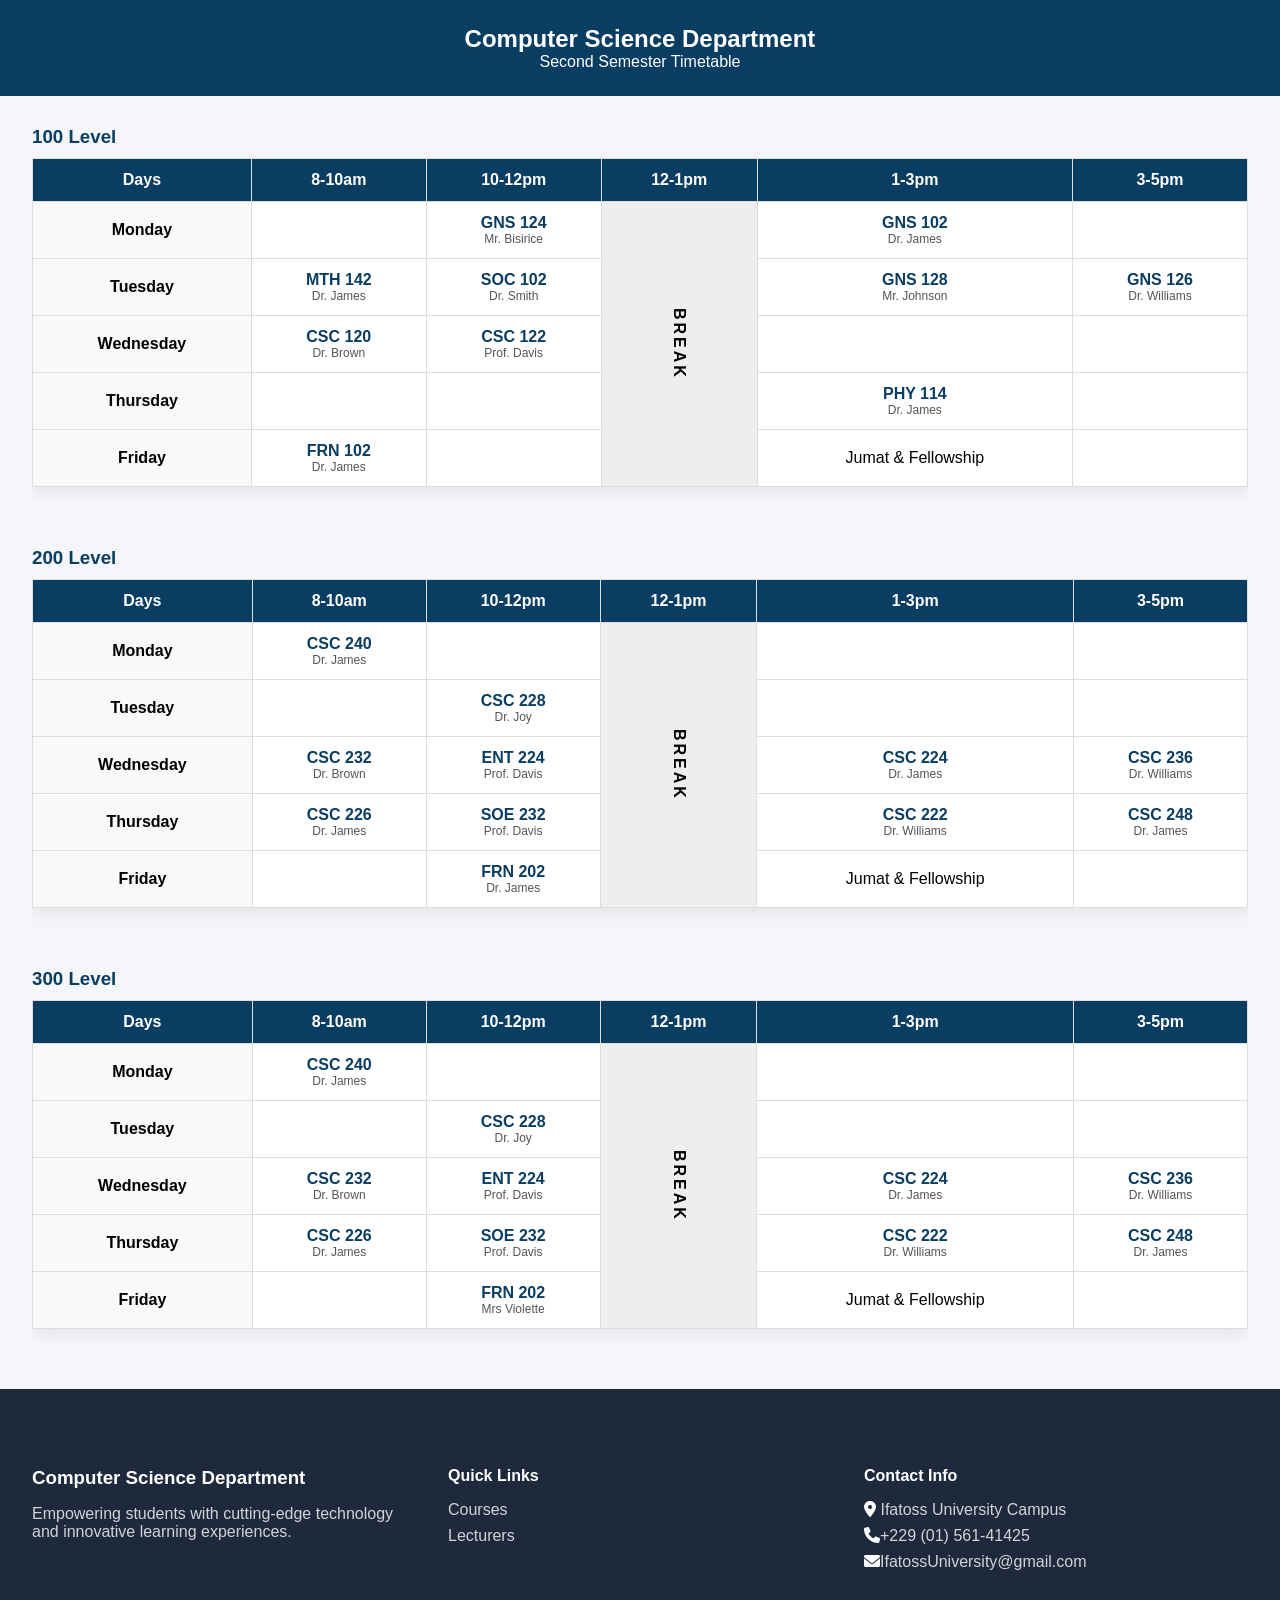
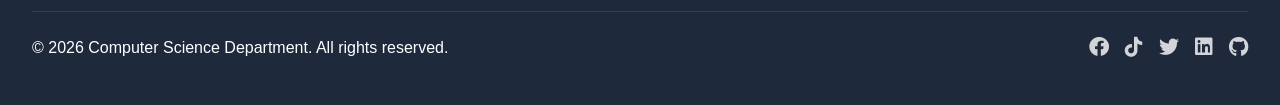
<file: Timetable.html>
<!DOCTYPE html>
<html lang="en">
<head>
<meta charset="UTF-8">
<meta name="viewport" content="width=device-width, initial-scale=1.0">
<title>Department Timetable</title>
<link href="https://fonts.googleapis.com/css2?family=Inter:wght@300;400;500;600;700&display=swap" rel="stylesheet">
    <link rel="stylesheet" href="https://cdnjs.cloudflare.com/ajax/libs/font-awesome/6.0.0/css/all.min.css">
<link rel="icon" href="images/logo.png.png" type="image/x-icon">
</head>
<style>
* {
    margin: 0;
    padding: 0;
    box-sizing: border-box;
    font-family: Arial, sans-serif;
}

body {
    background: #f4f6f9;
}

/* Header */
header {
    background: #0a3d62;
    color: white;
    text-align: center;
    padding: 25px;
}

.container {
    width: 95%;
    margin: 30px auto;
}

/* Section Title */
.section-title {
    margin: 30px 0 10px;
    color: #0a3d62;
    font-weight: bold;
}

/* Table Wrapper */
.table-wrapper {
    overflow-x: auto;
}

/* Table */
table {
    width: 100%;
    border-collapse: collapse;
    background: white;
    margin-bottom: 30px;
    min-width: 900px;
    box-shadow: 0 5px 15px rgba(0,0,0,0.08);
}

th, td {
    border: 1px solid #ddd;
    padding: 12px;
    text-align: center;
}

th {
    background: #0a3d62;
    color: white;
}

td:first-child {
    font-weight: bold;
    background: #f9f9f9;
}

/* Break column */
.break {
    background: #eee;
    font-weight: bold;
    writing-mode: vertical-rl;
    text-orientation: mixed;
    letter-spacing: 3px;
}

/* Course styling */
.course {
    font-weight: bold;
    color: #0a3d62;
}

.lecturer {
    font-size: 12px;
    color: #555;
}

/* Hover */
tr:hover td {
    background: #f1f7ff;
}

/* Responsive */
@media (max-width: 600px) {
    th, td {
        font-size: 12px;
        padding: 8px;
    }
}

 /* ===================================================== */
/* ===== FOOTER ===== */
.footer {
    background:#1e293b;
    color: white;
    padding: 3rem 0 1rem;
}

.footer-content {
    display: grid;
    grid-template-columns: repeat(auto-fit, minmax(250px, 1fr));
    gap: 2rem;
    margin-bottom: 2rem;
}

.footer-section h3 {
    color: white;
    margin-bottom: 1rem;
}

.footer-section h4 {
    color: white;
    margin-bottom: 1rem;
}

.footer-section p {
    color: rgba(255, 255, 255, 0.8);
    margin-bottom: 1rem;
}

.footer-section ul {
    list-style: none;
}

.footer-section ul li {
    margin-bottom: 0.5rem;
}

.footer-section ul li a {
    color: rgba(255, 255, 255, 0.8);
    text-decoration: none;
    transition: color var( 0.15s ease-in-out);
}

.footer-section ul li a:hover {
    color: var(#06b6d4);
}

.footer-bottom {
    border-top: 1px solid rgba(255, 255, 255, 0.1);
    padding-top: 1.5rem;
    display: flex;
    justify-content: space-between;
    align-items: center;
    flex-wrap: wrap;
    gap: 1rem;
}

.social-links {
    display: flex;
    gap: 1rem;
}

.social-links a {
    color: rgba(255, 255, 255, 0.8);
    font-size: 1.25rem;
    transition: color var(0.15s ease-in-out);
}

.social-links a:hover {
    color: var(#06b6d4);
}
.delphine:hover {
    color: #06b6d4;
}
</style>
<body>

<header>
    <h2>Computer Science Department</h2>
    <p>Second Semester Timetable</p>
</header>

<div class="container">

<!-- 100 LEVEL -->
<h3 class="section-title">100 Level</h3>
<div class="table-wrapper">
<table>
<thead>
<tr>
<th>Days</th>
<th>8-10am</th>
<th>10-12pm</th>
<th>12-1pm</th>
<th>1-3pm</th>
<th>3-5pm</th>
</tr>
</thead>

<tbody>
<tr>
<td>Monday</td>
<td></td>
<td><div class="course">GNS 124</div><div class="lecturer">Mr. Bisirice</div></td>
<td class="break" rowspan="5">BREAK</td>
<td><div class="course">GNS 102</div><div class="lecturer">Dr. James</div></td>
<td></td>
</tr>

<tr>
<td>Tuesday</td>
<td><div class="course">MTH 142</div><div class="lecturer">Dr. James</div></td>
<td><div class="course">SOC 102</div><div class="lecturer">Dr. Smith</div></td>
<td><div class="course">GNS 128</div><div class="lecturer">Mr. Johnson</div></td>
<td><div class="course">GNS 126</div><div class="lecturer">Dr. Williams</div></td>
</tr>

<tr>
<td>Wednesday</td>
<td><div class="course">CSC 120</div><div class="lecturer">Dr. Brown</div></td>
<td><div class="course">CSC 122</div><div class="lecturer">Prof. Davis</div></td>
<td></td>
<td></td>
</tr>

<tr>
<td>Thursday</td>
<td></td>
<td></td>
<td><div class="course">PHY 114</div><div class="lecturer">Dr. James</div></td>
<td></td>
</tr>

<tr>
<td>Friday</td>
<td><div class="course">FRN 102</div><div class="lecturer">Dr. James</div></td>
<td></td>
<td>Jumat & Fellowship</td>
<td></td>
</tr>
</tbody>
</table>
</div>


<!-- 200 LEVEL -->
<h3 class="section-title">200 Level</h3>
<div class="table-wrapper">
<table>
<thead>
<tr>
<th>Days</th>
<th>8-10am</th>
<th>10-12pm</th>
<th>12-1pm</th>
<th>1-3pm</th>
<th>3-5pm</th>
</tr>
</thead>

<tbody>
<tr>
<td>Monday</td>
<td><div class="course">CSC 240</div><div class="lecturer">Dr. James</div></td>
<td></td>
<td class="break" rowspan="5">BREAK</td>
<td></td>
<td></td>
</tr>

<tr>
<td>Tuesday</td>
<td></td>
<td><div class="course">CSC 228</div><div class="lecturer">Dr. Joy</div></td>
<td></td>
<td></td>
</tr>

<tr>
<td>Wednesday</td>
<td><div class="course">CSC 232</div><div class="lecturer">Dr. Brown</div></td>
<td><div class="course">ENT 224</div><div class="lecturer">Prof. Davis</div></td>
<td><div class="course">CSC 224</div><div class="lecturer">Dr. James</div></td>
<td><div class="course">CSC 236</div><div class="lecturer">Dr. Williams</div></td>
</tr>

<tr>
<td>Thursday</td>
<td><div class="course">CSC 226</div><div class="lecturer">Dr. James</div></td>
<td><div class="course">SOE 232</div><div class="lecturer">Prof. Davis</div></td>
<td><div class="course">CSC 222</div><div class="lecturer">Dr. Williams</div></td>
<td><div class="course">CSC 248</div><div class="lecturer">Dr. James</div></td>
</tr>

<tr>
<td>Friday</td>
<td></td>
<td><div class="course">FRN 202</div><div class="lecturer">Dr. James</div></td>
<td>Jumat & Fellowship</td>
<td></td>
</tr>
</tbody>
</table>
</div>

<!-- 300 LEVEL -->
<h3 class="section-title">300 Level</h3>
<div class="table-wrapper">
<table>
<thead>
<tr>
<th>Days</th>
<th>8-10am</th>
<th>10-12pm</th>
<th>12-1pm</th>
<th>1-3pm</th>
<th>3-5pm</th>
</tr>
</thead>

<tbody>
<tr>
<td>Monday</td>
<td><div class="course">CSC 240</div><div class="lecturer">Dr. James</div></td>
<td></td>
<td class="break" rowspan="5">BREAK</td>
<td></td>
<td></td>
</tr>

<tr>
<td>Tuesday</td>
<td></td>
<td><div class="course">CSC 228</div><div class="lecturer">Dr. Joy</div></td>
<td></td>
<td></td>
</tr>

<tr>
<td>Wednesday</td>
<td><div class="course">CSC 232</div><div class="lecturer">Dr. Brown</div></td>
<td><div class="course">ENT 224</div><div class="lecturer">Prof. Davis</div></td>
<td><div class="course">CSC 224</div><div class="lecturer">Dr. James</div></td>
<td><div class="course">CSC 236</div><div class="lecturer">Dr. Williams</div></td>
</tr>

<tr>
<td>Thursday</td>
<td><div class="course">CSC 226</div><div class="lecturer">Dr. James</div></td>
<td><div class="course">SOE 232</div><div class="lecturer">Prof. Davis</div></td>
<td><div class="course">CSC 222</div><div class="lecturer">Dr. Williams</div></td>
<td><div class="course">CSC 248</div><div class="lecturer">Dr. James</div></td>
</tr>

<tr>
<td>Friday</td>
<td></td>
<td><div class="course">FRN 202</div><div class="lecturer">Mrs Violette</div></td>
<td>Jumat & Fellowship</td>
<td></td>
</tr>
</tbody>
</table>
</div>

</div>

 <!-- 🦶 FOOTER -->
    <footer class="footer">
        <div class="container">
            <div class="footer-content">
                <div class="footer-section">
                    <h3>Computer Science Department</h3>
                    <p>Empowering students with cutting-edge technology and innovative learning experiences.</p>
                </div>
                <div class="footer-section">
                    <h4>Quick Links</h4>
                    <ul>
                        <li><a href="#courses" class="delphine">Courses</a></li>
                        <li><a href="#lecturers" class="delphine">Lecturers</a></li>
                    </ul>
                </div>
                 <div class="footer-section">
                    <h4>Contact Info</h4>
                    <ul>
                        <li><i class="fas fa-map-marker-alt"><a href="https://www.google.com/maps/search/?api=1&query=Ifatoss+University" target="_blank"  class="delphine"></i> Ifatoss University Campus</a></li>
                        <li><i class="fas fa-phone"></i><a href="tel:+22956141425" class="delphine">+229 (01) 561-41425</a></li>
                        <li><i class="fas fa-envelope"></i><a href="mailto:IfatossUniversity@gmail.com" class="delphine">IfatossUniversity@gmail.com</a></li>
                    </ul>
                </div>
            </div>
            <div class="footer-bottom">
                <p>&copy; 2026 Computer Science Department. All rights reserved.</p>
                <div class="social-links">
                    <a href="#" target="_blank"><i class="fab fa-facebook delphine"></i></a>
                     <a href="https://www.tiktok.com/@ifatossblog?is_from_webapp=1&sender_device=pc" target="_blank"><i class="fab fa-tiktok delphine" ></i></a>
                    <a href="#" target="_blank"><i class="fab fa-twitter delphine"></i></a>
                    <a href="#" target="_blank"><i class="fab fa-linkedin delphine"></i></a>
                    <a href="https://github.com/churchillmichael200-gif" target="_blank"><i class="fab fa-github delphine"></i></a>
                </div>
            </div>
        </div>
    </footer>

</body>
</html>
</file>
<file: Dept.css>
/* ===== RESET & BASE STYLES ===== */
* {
    margin: 0;
    padding: 0;
    box-sizing: border-box;
}

:root {
    --primary-color: #2563eb;
    --primary-dark: #1d4ed8;
    --secondary-color: #64748b;
    --accent-color: #06b6d4;
    --success-color: #10b981;
    --warning-color: #f59e0b;
    --error-color: #ef4444;
    --text-primary: #1e293b;
    --text-secondary: #64748b;
    --text-light: #94a3b8;
    --bg-primary: #ffffff;
    --bg-secondary: #f8fafc;
    --bg-tertiary: #f1f5f9;
    --border-color: #e2e8f0;
    --shadow-sm: 0 1px 2px 0 rgb(0 0 0 / 0.05);
    --shadow-md: 0 4px 6px -1px rgb(0 0 0 / 0.1), 0 2px 4px -2px rgb(0 0 0 / 0.1);
    --shadow-lg: 0 10px 15px -3px rgb(0 0 0 / 0.1), 0 4px 6px -4px rgb(0 0 0 / 0.1);
    --shadow-xl: 0 20px 25px -5px rgb(0 0 0 / 0.1), 0 8px 10px -6px rgb(0 0 0 / 0.1);
    --border-radius-sm: 0.375rem;
    --border-radius-md: 0.5rem;
    --border-radius-lg: 0.75rem;
    --border-radius-xl: 1rem;
    --transition-fast: 0.15s ease-in-out;
    --transition-normal: 0.3s ease-in-out;
    --transition-slow: 0.5s ease-in-out;
}

body {
    font-family: 'Inter', -apple-system, BlinkMacSystemFont, 'Segoe UI', Roboto, sans-serif;
    line-height: 1.6;
    color: var(--text-primary);
    background-color: var(--bg-secondary);
    overflow-x: hidden;
}

.container {
    max-width: 1200px;
    margin: 0 auto;
    padding: 0 1rem;
}

/* ===== TYPOGRAPHY ===== */
h1, h2, h3, h4, h5, h6 {
    font-weight: 600;
    line-height: 1.2;
    margin-bottom: 1rem;
}

h1 { font-size: clamp(2rem, 5vw, 3.5rem); }
h2 { font-size: clamp(1.5rem, 4vw, 2.5rem); }
h3 { font-size: clamp(1.25rem, 3vw, 2rem); }
h4 { font-size: clamp(1.125rem, 2.5vw, 1.5rem); }

p {
    margin-bottom: 1rem;
    color: var(--text-secondary);
}

/* ===== HEADER & NAVIGATION ===== */
.header {
    position: fixed;
    top: 0;
    left: 0;
    right: 0;
    background: rgba(255, 255, 255, 0.95);
    backdrop-filter: blur(10px);
    border-bottom: 1px solid var(--border-color);
    z-index: 1000;
    transition: all var(--transition-normal);
}

.navbar {
    padding: 1rem 0;
}

.nav-container {
    display: flex;
    justify-content: space-between;
    align-items: center;
    max-width: 1200px;
    margin: 0 auto;
    padding: 0 1rem;
}

.nav-brand {
    display: flex;
    align-items: center;
    gap: 0.75rem;
    font-size: 1.25rem;
    font-weight: 700;
    color: var(--primary-color);
}

.nav-brand i {
    font-size: 2rem;
    color: var(--accent-color);
}

.nav-menu {
    display: flex;
    align-items: center;
}

.nav-list {
    display: flex;
    list-style: none;
    gap: 2rem;
    margin: 0;
}

.nav-link {
    text-decoration: none;
    color: var(--text-secondary);
    font-weight: 500;
    transition: color var(--transition-fast);
    position: relative;
}

.nav-link:hover,
.nav-link.active {
    color: var(--primary-color);
}

.nav-link::after {
    content: '';
    position: absolute;
    bottom: -5px;
    left: 0;
    width: 0;
    height: 2px;
    background: var(--primary-color);
    transition: width var(--transition-normal);
}

.nav-link:hover::after,
.nav-link.active::after {
    width: 100%;
}

.nav-toggle {
    display: none;
    cursor: pointer;
    font-size: 1.25rem;
    color: var(--text-secondary);
}

/* ===== HERO SECTION ===== */
.hero {
    padding: 8rem 0 4rem;
    background: linear-gradient(135deg, #667eea 0%, #764ba2 100%);
    color: white;
    position: relative;
    overflow: hidden;
}

.hero::before {
    content: '';
    position: absolute;
    top: 0;
    left: 0;
    right: 0;
    bottom: 0;
    background: url('data:image/svg+xml,<svg xmlns="http://www.w3.org/2000/svg" viewBox="0 0 100 100"><defs><pattern id="grain" width="100" height="100" patternUnits="userSpaceOnUse"><circle cx="25" cy="25" r="1" fill="white" opacity="0.1"/><circle cx="75" cy="75" r="1" fill="white" opacity="0.1"/><circle cx="50" cy="10" r="0.5" fill="white" opacity="0.1"/></pattern></defs><rect width="100" height="100" fill="url(%23grain)"/></svg>');
    pointer-events: none;
}

.hero-container {
    max-width: 1200px;
    margin: 0 auto;
    padding: 0 1rem;
    display: grid;
    grid-template-columns: 1fr 1fr;
    gap: 4rem;
    align-items: center;
}

.hero-content {
    z-index: 1;
}

.hero-title {
    display: block;
    margin-bottom: 1.5rem;
}

.hero-title-main {
    display: block;
    font-size: clamp(2.5rem, 6vw, 4rem);
    font-weight: 800;
    background: linear-gradient(45deg, #ffffff, #e0e7ff);
    -webkit-background-clip: text;
    -webkit-text-fill-color: transparent;
    background-clip: text;
    line-height: 1.1;
}

.hero-title-sub {
    display: block;
    font-size: clamp(1.5rem, 4vw, 2.5rem);
    font-weight: 300;
    color: rgba(255, 255, 255, 0.9);
    margin-top: 0.5rem;
}

.hero-description {
    font-size: 1.25rem;
    line-height: 1.6;
    margin-bottom: 2rem;
    color: rgba(255, 255, 255, 0.9);
    max-width: 500px;
}

.hero-buttons {
    display: flex;
    gap: 1rem;
    flex-wrap: wrap;
}

.btn {
    display: inline-flex;
    align-items: center;
    gap: 0.5rem;
    padding: 0.875rem 1.5rem;
    border-radius: var(--border-radius-md);
    font-weight: 600;
    text-decoration: none;
    transition: all var(--transition-normal);
    cursor: pointer;
    border: none;
    font-size: 1rem;
}

.btn-primary {
    background: rgba(255, 255, 255, 0.2);
    color: white;
    border: 2px solid rgba(255, 255, 255, 0.3);
    backdrop-filter: blur(10px);
}

.btn-primary:hover {
    background: rgba(255, 255, 255, 0.3);
    transform: translateY(-2px);
    box-shadow: var(--shadow-lg);
}

.btn-secondary {
    background: transparent;
    color: white;
    border: 2px solid rgba(255, 255, 255, 0.5);
}

.btn-secondary:hover {
    background: rgba(255, 255, 255, 0.1);
    border-color: rgba(255, 255, 255, 0.8);
}

.hero-image {
    display: flex;
    justify-content: center;
    align-items: center;
    z-index: 1;
}

.hero-illustration {
    position: relative;
    width: 300px;
    height: 300px;
}

.hero-illustration i {
    position: absolute;
    font-size: 3rem;
    color: rgba(255, 255, 255, 0.8);
    animation: float 6s ease-in-out infinite;
}

.hero-illustration i:nth-child(1) {
    top: 20%;
    left: 20%;
    animation-delay: 0s;
}

.hero-illustration i:nth-child(2) {
    top: 60%;
    left: 60%;
    animation-delay: 2s;
}

.hero-illustration i:nth-child(3) {
    top: 40%;
    right: 10%;
    animation-delay: 4s;
}

@keyframes float {
    0%, 100% { transform: translateY(0px); }
    50% { transform: translateY(-20px); }
}

/* ===== QUICK ACTIONS ===== */
.quick-actions {
    padding: 4rem 0;
    background: var(--bg-primary);
}

.section-title {
    text-align: center;
    margin-bottom: 3rem;
    color: var(--text-primary);
    position: relative;
}

.section-title::after {
    content: '';
    position: absolute;
    bottom: -10px;
    left: 50%;
    transform: translateX(-50%);
    width: 60px;
    height: 4px;
    background: linear-gradient(90deg, var(--primary-color), var(--accent-color));
    border-radius: 2px;
}

.actions-grid {
    display: grid;
    grid-template-columns: repeat(auto-fit, minmax(280px, 1fr));
    gap: 2rem;
}

.action-card {
    background: var(--bg-primary);
    padding: 2rem;
    border-radius: var(--border-radius-lg);
    box-shadow: var(--shadow-md);
    text-align: center;
    transition: all var(--transition-normal);
    cursor: pointer;
    border: 2px solid transparent;
}

.action-card:hover {
    transform: translateY(-5px);
    box-shadow: var(--shadow-xl);
    border-color: var(--primary-color);
}

.card-icon {
    width: 80px;
    height: 80px;
    margin: 0 auto 1.5rem;
    background: linear-gradient(135deg, var(--primary-color), var(--accent-color));
    border-radius: 50%;
    display: flex;
    align-items: center;
    justify-content: center;
    font-size: 2rem;
    color: white;
    transition: transform var(--transition-normal);
}

.action-card:hover .card-icon {
    transform: scale(1.1);
}

.action-card h3 {
    margin-bottom: 0.5rem;
    color: var(--text-primary);
}

.action-card p {
    color: var(--text-secondary);
    margin-bottom: 0;
}

/* ===== COURSES SECTION ===== */
.courses-section {
    padding: 4rem 0;
    background: var(--bg-secondary);
}

.courses-grid {
    display: grid;
    grid-template-columns: repeat(auto-fit, minmax(350px, 1fr));
    gap: 2rem;
}

.course-card {
    background: var(--bg-primary);
    border-radius: var(--border-radius-lg);
    box-shadow: var(--shadow-md);
    overflow: hidden;
    transition: all var(--transition-normal);
}

.course-card:hover {
    transform: translateY(-5px);
    box-shadow: var(--shadow-xl);
}

.course-header {
    background: linear-gradient(135deg, var(--primary-color), var(--primary-dark));
    color: white;
    padding: 1.5rem;
    display: flex;
    justify-content: space-between;
    align-items: center;
}

.course-code {
    font-size: 1.25rem;
    font-weight: 700;
}

.course-credits {
    background: rgba(255, 255, 255, 0.2);
    padding: 0.25rem 0.75rem;
    border-radius: var(--border-radius-sm);
    font-size: 0.875rem;
    font-weight: 600;
}

.course-card h3 {
    padding: 1.5rem 1.5rem 1rem;
    color: var(--text-primary);
}

.course-card p {
    padding: 0 1.5rem;
    color: var(--text-secondary);
    margin-bottom: 1.5rem;
}

.course-meta {
    padding: 0 1.5rem 1.5rem;
    display: flex;
    gap: 1rem;
    font-size: 0.875rem;
    color: var(--text-light);
}

.course-meta span {
    display: flex;
    align-items: center;
    gap: 0.25rem;
}


/* ===================================================== */
/* ===== FOOTER ===== */
.footer {
    background: var(--text-primary);
    color: white;
    padding: 3rem 0 1rem;
}

.footer-content {
    display: grid;
    grid-template-columns: repeat(auto-fit, minmax(250px, 1fr));
    gap: 2rem;
    margin-bottom: 2rem;
}

.footer-section h3 {
    color: white;
    margin-bottom: 1rem;
}

.footer-section h4 {
    color: white;
    margin-bottom: 1rem;
}

.footer-section p {
    color: rgba(255, 255, 255, 0.8);
    margin-bottom: 1rem;
}

.footer-section ul {
    list-style: none;
}

.footer-section ul li {
    margin-bottom: 0.5rem;
}

.footer-section ul li a {
    color: rgba(255, 255, 255, 0.8);
    text-decoration: none;
    transition: color var(--transition-fast);
}

.footer-section ul li a:hover {
    color: var(--accent-color);
}

.footer-bottom {
    border-top: 1px solid rgba(255, 255, 255, 0.1);
    padding-top: 1.5rem;
    display: flex;
    justify-content: space-between;
    align-items: center;
    flex-wrap: wrap;
    gap: 1rem;
}

.social-links {
    display: flex;
    gap: 1rem;
}

.social-links a {
    color: rgba(255, 255, 255, 0.8);
    font-size: 1.25rem;
    transition: color var(--transition-fast);
}

.social-links a:hover {
    color: var(--accent-color);
}



/* ===== RESPONSIVE DESIGN ===== */
@media (max-width: 768px) {
    .nav-list {
        position: fixed;
        top: 100%;
        left: 0;
        right: 0;
        background: var(--bg-primary);
        flex-direction: column;
        padding: 2rem;
        gap: 1rem;
        box-shadow: var(--shadow-lg);
        transform: translateY(-100%);
        opacity: 0;
        visibility: hidden;
        transition: all var(--transition-normal);
    }

    .nav-list.active {
        transform: translateY(0);
        opacity: 1;
        visibility: visible;
    }

    .nav-toggle {
        display: block;
    }

    .hero-container {
        grid-template-columns: 1fr;
        gap: 2rem;
        text-align: center;
    }

    .hero-buttons {
        justify-content: center;
    }

    .actions-grid {
        grid-template-columns: 1fr;
    }

    .courses-grid,
    .lecturers-grid {
        grid-template-columns: 1fr;
    }

    .footer-content {
        grid-template-columns: 1fr;
    }

    .footer-bottom {
        flex-direction: column;
        text-align: center;
    }
}

@media (max-width: 480px) {
    .container {
        padding: 0 0.75rem;
    }

    .hero {
        padding: 6rem 0 2rem;
    }

    .btn {
        width: 100%;
        justify-content: center;
    }

    .hero-buttons {
        flex-direction: column;
    }

    .course-meta {
        flex-direction: column;
        gap: 0.5rem;
    }
}

/* ===== ANIMATIONS ===== */
@keyframes fadeInUp {
    from {
        opacity: 0;
        transform: translateY(30px);
    }
    to {
        opacity: 1;
        transform: translateY(0);
    }
}

@keyframes pulse {
    0%, 100% { transform: scale(1); }
    50% { transform: scale(1.05); }
}

.fade-in-up {
    animation: fadeInUp 0.6s ease-out;
}

/* ===== NOTIFICATIONS ===== */
.notification {
    position: fixed;
    top: 100px;
    right: 20px;
    background: var(--bg-primary);
    color: var(--text-primary);
    padding: 1rem 1.5rem;
    border-radius: var(--border-radius-md);
    box-shadow: var(--shadow-xl);
    display: flex;
    align-items: center;
    gap: 0.75rem;
    z-index: 10000;
    transform: translateX(100%);
    transition: transform 0.3s ease-in-out;
    border-left: 4px solid var(--primary-color);
    max-width: 400px;
}

.notification.show {
    transform: translateX(0);
}

.notification-success {
    border-left-color: var(--success-color);
}

.notification-success i {
    color: var(--success-color);
}

.notification-error {
    border-left-color: var(--error-color);
}

.notification-error i {
    color: var(--error-color);
}

.notification i {
    font-size: 1.25rem;
    flex-shrink: 0;
}

/* ===== CGPA PLANNER SECTION ===== */
.cgpa-planner-section {
    padding: 4rem 0;
    background: var(--bg-secondary);
}

.planner-container {
    display: grid;
    grid-template-columns: 1fr 1fr;
    gap: 3rem;
    align-items: start;
}

.planner-form {
    background: var(--bg-primary);
    padding: 2rem;
    border-radius: var(--border-radius-lg);
    box-shadow: var(--shadow-md);
}

.planner-form h3 {
    margin-bottom: 2rem;
    color: var(--text-primary);
    text-align: center;
}

.semester-inputs {
    margin-bottom: 2rem;
}

.semester-card {
    background: var(--bg-secondary);
    padding: 1.5rem;
    border-radius: var(--border-radius-md);
    margin-bottom: 1rem;
    border: 1px solid var(--border-color);
}

.semester-card h4 {
    margin-bottom: 1rem;
    color: var(--primary-color);
    font-size: 1.1rem;
}

.grade-inputs {
    display: grid;
    grid-template-columns: 1fr 1fr;
    gap: 1rem;
}

.input-group {
    display: flex;
    flex-direction: column;
    gap: 0.5rem;
}

.input-group label {
    font-weight: 600;
    color: var(--text-secondary);
    font-size: 0.9rem;
}

.input-group input {
    padding: 0.75rem;
    border: 2px solid var(--border-color);
    border-radius: var(--border-radius-md);
    font-size: 1rem;
    transition: border-color var(--transition-fast);
}

.input-group input:focus {
    outline: none;
    border-color: var(--primary-color);
    box-shadow: 0 0 0 3px rgba(37, 99, 235, 0.1);
}

.planner-controls {
    display: flex;
    gap: 1rem;
    justify-content: center;
    flex-wrap: wrap;
}

.planner-results {
    display: flex;
    flex-direction: column;
    gap: 2rem;
}

.result-card {
    background: var(--bg-primary);
    padding: 2rem;
    border-radius: var(--border-radius-lg);
    box-shadow: var(--shadow-md);
}

.result-card h3 {
    margin-bottom: 1.5rem;
    color: var(--text-primary);
    text-align: center;
}

.result-display {
    display: flex;
    flex-direction: column;
    gap: 1rem;
}

.result-item {
    display: flex;
    justify-content: space-between;
    align-items: center;
    padding: 1rem;
    background: var(--bg-secondary);
    border-radius: var(--border-radius-md);
    border: 1px solid var(--border-color);
}

.result-label {
    font-weight: 600;
    color: var(--text-secondary);
}

.result-value {
    font-size: 1.25rem;
    font-weight: 700;
    color: var(--primary-color);
}

.planner-tips {
    background: linear-gradient(135deg, var(--primary-color), var(--accent-color));
    color: white;
    padding: 2rem;
    border-radius: var(--border-radius-lg);
    box-shadow: var(--shadow-md);
}

.planner-tips h4 {
    margin-bottom: 1rem;
    display: flex;
    align-items: center;
    gap: 0.5rem;
}

.planner-tips ul {
    list-style: none;
    padding: 0;
}

.planner-tips li {
    margin-bottom: 0.5rem;
    padding-left: 1.5rem;
    position: relative;
}

.planner-tips li::before {
    content: "✓";
    position: absolute;
    left: 0;
    color: rgba(255, 255, 255, 0.8);
    font-weight: bold;
}

/* ===== RESPONSIVE DESIGN FOR CGPA PLANNER ===== */
@media (max-width: 768px) {
    .planner-container {
        grid-template-columns: 1fr;
        gap: 2rem;
    }

    .grade-inputs {
        grid-template-columns: 1fr;
    }

    .planner-controls {
        flex-direction: column;
    }

    .result-item {
        flex-direction: column;
        text-align: center;
        gap: 0.5rem;
    }
}

/* DARK MODE */
body.dark {
    --bg-primary: #0f172a;
    --bg-secondary: #020617;
    --text-primary: #f1f5f9;
    --text-secondary: #cbd5f5;
}

/* Button fix */
.btn-outline {
    border: 2px solid var(--text-light);
    color: var(--shadow-sm);
    background: var(--primary-color);
    margin-bottom: 0.5rem;
}

.btn-outline:hover {
    background: var(--text-secondary);
    color: white;
}

.btn-outline:active{
    background: var(--text-primary);
    color: white;
}
</file>
